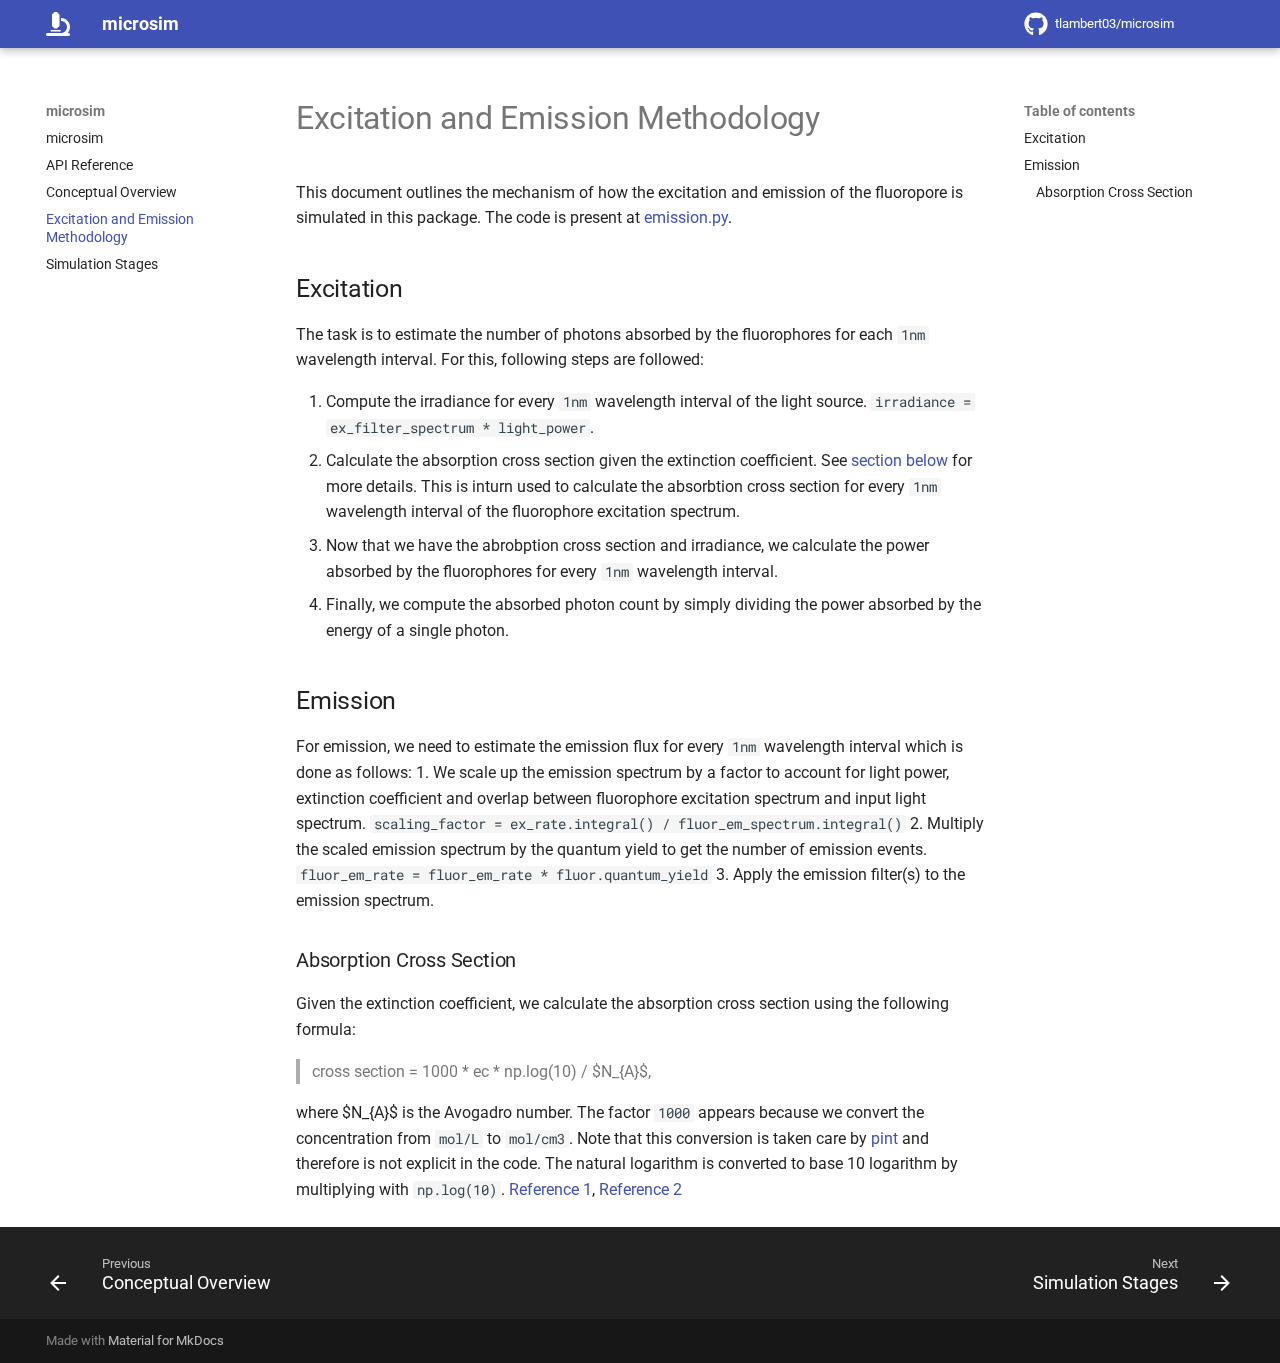
<file: ex_em_methodology/index.html>
<!doctype html>
<html lang="en" class="no-js">
  <head>
    
      <meta charset="utf-8">
      <meta name="viewport" content="width=device-width,initial-scale=1">
      
        <meta name="description" content="Pure python extensions of the C++ micro-manager core">
      
      
      
        <link rel="canonical" href="https://tlambert03.github.io/microsim/ex_em_methodology/">
      
      
        <link rel="prev" href="../concept/">
      
      
        <link rel="next" href="../stages/">
      
      
      <link rel="icon" href="../assets/images/favicon.png">
      <meta name="generator" content="mkdocs-1.5.3, mkdocs-material-9.5.17">
    
    
      
        <title>Excitation and Emission Methodology - microsim</title>
      
    
    
      <link rel="stylesheet" href="../assets/stylesheets/main.bcfcd587.min.css">
      
      


    
    
      
    
    
      
        
        
        <link rel="preconnect" href="https://fonts.gstatic.com" crossorigin>
        <link rel="stylesheet" href="https://fonts.googleapis.com/css?family=Roboto:300,300i,400,400i,700,700i%7CRoboto+Mono:400,400i,700,700i&display=fallback">
        <style>:root{--md-text-font:"Roboto";--md-code-font:"Roboto Mono"}</style>
      
    
    
      <link rel="stylesheet" href="../assets/_mkdocstrings.css">
    
      <link rel="stylesheet" href="../stylesheets/extra.css">
    
    <script>__md_scope=new URL("..",location),__md_hash=e=>[...e].reduce((e,_)=>(e<<5)-e+_.charCodeAt(0),0),__md_get=(e,_=localStorage,t=__md_scope)=>JSON.parse(_.getItem(t.pathname+"."+e)),__md_set=(e,_,t=localStorage,a=__md_scope)=>{try{t.setItem(a.pathname+"."+e,JSON.stringify(_))}catch(e){}}</script>
    
      

    
    
    
  </head>
  
  
    <body dir="ltr">
  
    
    <input class="md-toggle" data-md-toggle="drawer" type="checkbox" id="__drawer" autocomplete="off">
    <input class="md-toggle" data-md-toggle="search" type="checkbox" id="__search" autocomplete="off">
    <label class="md-overlay" for="__drawer"></label>
    <div data-md-component="skip">
      
        
        <a href="#excitation-and-emission-methodology" class="md-skip">
          Skip to content
        </a>
      
    </div>
    <div data-md-component="announce">
      
    </div>
    
    
      

  

<header class="md-header md-header--shadow" data-md-component="header">
  <nav class="md-header__inner md-grid" aria-label="Header">
    <a href=".." title="microsim" class="md-header__button md-logo" aria-label="microsim" data-md-component="logo">
      
  
  <svg xmlns="http://www.w3.org/2000/svg" viewBox="0 0 512 512"><!--! Font Awesome Free 6.5.1 by @fontawesome - https://fontawesome.com License - https://fontawesome.com/license/free (Icons: CC BY 4.0, Fonts: SIL OFL 1.1, Code: MIT License) Copyright 2023 Fonticons, Inc.--><path d="M160 32c0-17.7 14.3-32 32-32h32c17.7 0 32 14.3 32 32 17.7 0 32 14.3 32 32v224c0 17.7-14.3 32-32 32 0 17.7-14.3 32-32 32h-32c-17.7 0-32-14.3-32-32-17.7 0-32-14.3-32-32V64c0-17.7 14.3-32 32-32zM32 448h288c70.7 0 128-57.3 128-128s-57.3-128-128-128v-64c106 0 192 86 192 192 0 49.2-18.5 94-48.9 128H480c17.7 0 32 14.3 32 32s-14.3 32-32 32H32c-17.7 0-32-14.3-32-32s14.3-32 32-32zm80-64h192c8.8 0 16 7.2 16 16s-7.2 16-16 16H112c-8.8 0-16-7.2-16-16s7.2-16 16-16z"/></svg>

    </a>
    <label class="md-header__button md-icon" for="__drawer">
      
      <svg xmlns="http://www.w3.org/2000/svg" viewBox="0 0 24 24"><path d="M3 6h18v2H3V6m0 5h18v2H3v-2m0 5h18v2H3v-2Z"/></svg>
    </label>
    <div class="md-header__title" data-md-component="header-title">
      <div class="md-header__ellipsis">
        <div class="md-header__topic">
          <span class="md-ellipsis">
            microsim
          </span>
        </div>
        <div class="md-header__topic" data-md-component="header-topic">
          <span class="md-ellipsis">
            
              Excitation and Emission Methodology
            
          </span>
        </div>
      </div>
    </div>
    
    
      <script>var media,input,key,value,palette=__md_get("__palette");if(palette&&palette.color){"(prefers-color-scheme)"===palette.color.media&&(media=matchMedia("(prefers-color-scheme: light)"),input=document.querySelector(media.matches?"[data-md-color-media='(prefers-color-scheme: light)']":"[data-md-color-media='(prefers-color-scheme: dark)']"),palette.color.media=input.getAttribute("data-md-color-media"),palette.color.scheme=input.getAttribute("data-md-color-scheme"),palette.color.primary=input.getAttribute("data-md-color-primary"),palette.color.accent=input.getAttribute("data-md-color-accent"));for([key,value]of Object.entries(palette.color))document.body.setAttribute("data-md-color-"+key,value)}</script>
    
    
    
    
      <div class="md-header__source">
        <a href="https://github.com/tlambert03/microsim" title="Go to repository" class="md-source" data-md-component="source">
  <div class="md-source__icon md-icon">
    
    <svg xmlns="http://www.w3.org/2000/svg" viewBox="0 0 496 512"><!--! Font Awesome Free 6.5.1 by @fontawesome - https://fontawesome.com License - https://fontawesome.com/license/free (Icons: CC BY 4.0, Fonts: SIL OFL 1.1, Code: MIT License) Copyright 2023 Fonticons, Inc.--><path d="M165.9 397.4c0 2-2.3 3.6-5.2 3.6-3.3.3-5.6-1.3-5.6-3.6 0-2 2.3-3.6 5.2-3.6 3-.3 5.6 1.3 5.6 3.6zm-31.1-4.5c-.7 2 1.3 4.3 4.3 4.9 2.6 1 5.6 0 6.2-2s-1.3-4.3-4.3-5.2c-2.6-.7-5.5.3-6.2 2.3zm44.2-1.7c-2.9.7-4.9 2.6-4.6 4.9.3 2 2.9 3.3 5.9 2.6 2.9-.7 4.9-2.6 4.6-4.6-.3-1.9-3-3.2-5.9-2.9zM244.8 8C106.1 8 0 113.3 0 252c0 110.9 69.8 205.8 169.5 239.2 12.8 2.3 17.3-5.6 17.3-12.1 0-6.2-.3-40.4-.3-61.4 0 0-70 15-84.7-29.8 0 0-11.4-29.1-27.8-36.6 0 0-22.9-15.7 1.6-15.4 0 0 24.9 2 38.6 25.8 21.9 38.6 58.6 27.5 72.9 20.9 2.3-16 8.8-27.1 16-33.7-55.9-6.2-112.3-14.3-112.3-110.5 0-27.5 7.6-41.3 23.6-58.9-2.6-6.5-11.1-33.3 2.6-67.9 20.9-6.5 69 27 69 27 20-5.6 41.5-8.5 62.8-8.5s42.8 2.9 62.8 8.5c0 0 48.1-33.6 69-27 13.7 34.7 5.2 61.4 2.6 67.9 16 17.7 25.8 31.5 25.8 58.9 0 96.5-58.9 104.2-114.8 110.5 9.2 7.9 17 22.9 17 46.4 0 33.7-.3 75.4-.3 83.6 0 6.5 4.6 14.4 17.3 12.1C428.2 457.8 496 362.9 496 252 496 113.3 383.5 8 244.8 8zM97.2 352.9c-1.3 1-1 3.3.7 5.2 1.6 1.6 3.9 2.3 5.2 1 1.3-1 1-3.3-.7-5.2-1.6-1.6-3.9-2.3-5.2-1zm-10.8-8.1c-.7 1.3.3 2.9 2.3 3.9 1.6 1 3.6.7 4.3-.7.7-1.3-.3-2.9-2.3-3.9-2-.6-3.6-.3-4.3.7zm32.4 35.6c-1.6 1.3-1 4.3 1.3 6.2 2.3 2.3 5.2 2.6 6.5 1 1.3-1.3.7-4.3-1.3-6.2-2.2-2.3-5.2-2.6-6.5-1zm-11.4-14.7c-1.6 1-1.6 3.6 0 5.9 1.6 2.3 4.3 3.3 5.6 2.3 1.6-1.3 1.6-3.9 0-6.2-1.4-2.3-4-3.3-5.6-2z"/></svg>
  </div>
  <div class="md-source__repository">
    tlambert03/microsim
  </div>
</a>
      </div>
    
  </nav>
  
</header>
    
    <div class="md-container" data-md-component="container">
      
      
        
          
        
      
      <main class="md-main" data-md-component="main">
        <div class="md-main__inner md-grid">
          
            
              
              <div class="md-sidebar md-sidebar--primary" data-md-component="sidebar" data-md-type="navigation" >
                <div class="md-sidebar__scrollwrap">
                  <div class="md-sidebar__inner">
                    



<nav class="md-nav md-nav--primary" aria-label="Navigation" data-md-level="0">
  <label class="md-nav__title" for="__drawer">
    <a href=".." title="microsim" class="md-nav__button md-logo" aria-label="microsim" data-md-component="logo">
      
  
  <svg xmlns="http://www.w3.org/2000/svg" viewBox="0 0 512 512"><!--! Font Awesome Free 6.5.1 by @fontawesome - https://fontawesome.com License - https://fontawesome.com/license/free (Icons: CC BY 4.0, Fonts: SIL OFL 1.1, Code: MIT License) Copyright 2023 Fonticons, Inc.--><path d="M160 32c0-17.7 14.3-32 32-32h32c17.7 0 32 14.3 32 32 17.7 0 32 14.3 32 32v224c0 17.7-14.3 32-32 32 0 17.7-14.3 32-32 32h-32c-17.7 0-32-14.3-32-32-17.7 0-32-14.3-32-32V64c0-17.7 14.3-32 32-32zM32 448h288c70.7 0 128-57.3 128-128s-57.3-128-128-128v-64c106 0 192 86 192 192 0 49.2-18.5 94-48.9 128H480c17.7 0 32 14.3 32 32s-14.3 32-32 32H32c-17.7 0-32-14.3-32-32s14.3-32 32-32zm80-64h192c8.8 0 16 7.2 16 16s-7.2 16-16 16H112c-8.8 0-16-7.2-16-16s7.2-16 16-16z"/></svg>

    </a>
    microsim
  </label>
  
    <div class="md-nav__source">
      <a href="https://github.com/tlambert03/microsim" title="Go to repository" class="md-source" data-md-component="source">
  <div class="md-source__icon md-icon">
    
    <svg xmlns="http://www.w3.org/2000/svg" viewBox="0 0 496 512"><!--! Font Awesome Free 6.5.1 by @fontawesome - https://fontawesome.com License - https://fontawesome.com/license/free (Icons: CC BY 4.0, Fonts: SIL OFL 1.1, Code: MIT License) Copyright 2023 Fonticons, Inc.--><path d="M165.9 397.4c0 2-2.3 3.6-5.2 3.6-3.3.3-5.6-1.3-5.6-3.6 0-2 2.3-3.6 5.2-3.6 3-.3 5.6 1.3 5.6 3.6zm-31.1-4.5c-.7 2 1.3 4.3 4.3 4.9 2.6 1 5.6 0 6.2-2s-1.3-4.3-4.3-5.2c-2.6-.7-5.5.3-6.2 2.3zm44.2-1.7c-2.9.7-4.9 2.6-4.6 4.9.3 2 2.9 3.3 5.9 2.6 2.9-.7 4.9-2.6 4.6-4.6-.3-1.9-3-3.2-5.9-2.9zM244.8 8C106.1 8 0 113.3 0 252c0 110.9 69.8 205.8 169.5 239.2 12.8 2.3 17.3-5.6 17.3-12.1 0-6.2-.3-40.4-.3-61.4 0 0-70 15-84.7-29.8 0 0-11.4-29.1-27.8-36.6 0 0-22.9-15.7 1.6-15.4 0 0 24.9 2 38.6 25.8 21.9 38.6 58.6 27.5 72.9 20.9 2.3-16 8.8-27.1 16-33.7-55.9-6.2-112.3-14.3-112.3-110.5 0-27.5 7.6-41.3 23.6-58.9-2.6-6.5-11.1-33.3 2.6-67.9 20.9-6.5 69 27 69 27 20-5.6 41.5-8.5 62.8-8.5s42.8 2.9 62.8 8.5c0 0 48.1-33.6 69-27 13.7 34.7 5.2 61.4 2.6 67.9 16 17.7 25.8 31.5 25.8 58.9 0 96.5-58.9 104.2-114.8 110.5 9.2 7.9 17 22.9 17 46.4 0 33.7-.3 75.4-.3 83.6 0 6.5 4.6 14.4 17.3 12.1C428.2 457.8 496 362.9 496 252 496 113.3 383.5 8 244.8 8zM97.2 352.9c-1.3 1-1 3.3.7 5.2 1.6 1.6 3.9 2.3 5.2 1 1.3-1 1-3.3-.7-5.2-1.6-1.6-3.9-2.3-5.2-1zm-10.8-8.1c-.7 1.3.3 2.9 2.3 3.9 1.6 1 3.6.7 4.3-.7.7-1.3-.3-2.9-2.3-3.9-2-.6-3.6-.3-4.3.7zm32.4 35.6c-1.6 1.3-1 4.3 1.3 6.2 2.3 2.3 5.2 2.6 6.5 1 1.3-1.3.7-4.3-1.3-6.2-2.2-2.3-5.2-2.6-6.5-1zm-11.4-14.7c-1.6 1-1.6 3.6 0 5.9 1.6 2.3 4.3 3.3 5.6 2.3 1.6-1.3 1.6-3.9 0-6.2-1.4-2.3-4-3.3-5.6-2z"/></svg>
  </div>
  <div class="md-source__repository">
    tlambert03/microsim
  </div>
</a>
    </div>
  
  <ul class="md-nav__list" data-md-scrollfix>
    
      
      
  
  
  
  
    <li class="md-nav__item">
      <a href=".." class="md-nav__link">
        
  
  <span class="md-ellipsis">
    microsim
  </span>
  

      </a>
    </li>
  

    
      
      
  
  
  
  
    <li class="md-nav__item">
      <a href="../api/" class="md-nav__link">
        
  
  <span class="md-ellipsis">
    API Reference
  </span>
  

      </a>
    </li>
  

    
      
      
  
  
  
  
    <li class="md-nav__item">
      <a href="../concept/" class="md-nav__link">
        
  
  <span class="md-ellipsis">
    Conceptual Overview
  </span>
  

      </a>
    </li>
  

    
      
      
  
  
    
  
  
  
    <li class="md-nav__item md-nav__item--active">
      
      <input class="md-nav__toggle md-toggle" type="checkbox" id="__toc">
      
      
        
      
      
        <label class="md-nav__link md-nav__link--active" for="__toc">
          
  
  <span class="md-ellipsis">
    Excitation and Emission Methodology
  </span>
  

          <span class="md-nav__icon md-icon"></span>
        </label>
      
      <a href="./" class="md-nav__link md-nav__link--active">
        
  
  <span class="md-ellipsis">
    Excitation and Emission Methodology
  </span>
  

      </a>
      
        

<nav class="md-nav md-nav--secondary" aria-label="Table of contents">
  
  
  
    
  
  
    <label class="md-nav__title" for="__toc">
      <span class="md-nav__icon md-icon"></span>
      Table of contents
    </label>
    <ul class="md-nav__list" data-md-component="toc" data-md-scrollfix>
      
        <li class="md-nav__item">
  <a href="#excitation" class="md-nav__link">
    <span class="md-ellipsis">
      Excitation
    </span>
  </a>
  
</li>
      
        <li class="md-nav__item">
  <a href="#emission" class="md-nav__link">
    <span class="md-ellipsis">
      Emission
    </span>
  </a>
  
    <nav class="md-nav" aria-label="Emission">
      <ul class="md-nav__list">
        
          <li class="md-nav__item">
  <a href="#absorption-cross-section" class="md-nav__link">
    <span class="md-ellipsis">
      Absorption Cross Section
    </span>
  </a>
  
</li>
        
      </ul>
    </nav>
  
</li>
      
    </ul>
  
</nav>
      
    </li>
  

    
      
      
  
  
  
  
    <li class="md-nav__item">
      <a href="../stages/" class="md-nav__link">
        
  
  <span class="md-ellipsis">
    Simulation Stages
  </span>
  

      </a>
    </li>
  

    
  </ul>
</nav>
                  </div>
                </div>
              </div>
            
            
              
              <div class="md-sidebar md-sidebar--secondary" data-md-component="sidebar" data-md-type="toc" >
                <div class="md-sidebar__scrollwrap">
                  <div class="md-sidebar__inner">
                    

<nav class="md-nav md-nav--secondary" aria-label="Table of contents">
  
  
  
    
  
  
    <label class="md-nav__title" for="__toc">
      <span class="md-nav__icon md-icon"></span>
      Table of contents
    </label>
    <ul class="md-nav__list" data-md-component="toc" data-md-scrollfix>
      
        <li class="md-nav__item">
  <a href="#excitation" class="md-nav__link">
    <span class="md-ellipsis">
      Excitation
    </span>
  </a>
  
</li>
      
        <li class="md-nav__item">
  <a href="#emission" class="md-nav__link">
    <span class="md-ellipsis">
      Emission
    </span>
  </a>
  
    <nav class="md-nav" aria-label="Emission">
      <ul class="md-nav__list">
        
          <li class="md-nav__item">
  <a href="#absorption-cross-section" class="md-nav__link">
    <span class="md-ellipsis">
      Absorption Cross Section
    </span>
  </a>
  
</li>
        
      </ul>
    </nav>
  
</li>
      
    </ul>
  
</nav>
                  </div>
                </div>
              </div>
            
          
          
            <div class="md-content" data-md-component="content">
              <article class="md-content__inner md-typeset">
                
                  

  
  


<h1 id="excitation-and-emission-methodology">Excitation and Emission Methodology<a class="headerlink" href="#excitation-and-emission-methodology" title="Permanent link">#</a></h1>
<p>This document outlines the mechanism of how the excitation and emission of the fluoropore is simulated in this package. The code is present at <a href="../src/microsim/schema/_emission.py">emission.py</a>. </p>
<h2 id="excitation">Excitation<a class="headerlink" href="#excitation" title="Permanent link">#</a></h2>
<p>The task is to estimate the number of photons absorbed by the fluorophores for each <code>1nm</code> wavelength interval. For this, following steps are followed:</p>
<ol>
<li>Compute the irradiance for every <code>1nm</code> wavelength interval of the light source. <code>irradiance = ex_filter_spectrum * light_power</code>.  </li>
<li>Calculate the absorption cross section given the extinction coefficient. See <a href="#absorption-cross-section">section below</a> for more details. This is inturn used to calculate the absorbtion cross section for every <code>1nm</code> wavelength interval of the fluorophore excitation spectrum.</li>
<li>Now that we have the abrobption cross section and irradiance, we calculate the power absorbed by the fluorophores for every <code>1nm</code> wavelength interval.</li>
<li>Finally, we compute the absorbed photon count by simply dividing the power absorbed by the energy of a single photon.</li>
</ol>
<h2 id="emission">Emission<a class="headerlink" href="#emission" title="Permanent link">#</a></h2>
<p>For emission, we need to estimate the emission flux for every <code>1nm</code> wavelength interval which is done as follows:
1. We scale up the emission spectrum by a factor to account for light power, extinction coefficient and overlap between fluorophore excitation spectrum and input light spectrum. <code>scaling_factor = ex_rate.integral() / fluor_em_spectrum.integral()</code>
2. Multiply the scaled emission spectrum by the quantum yield to get the number of emission events. <code>fluor_em_rate = fluor_em_rate * fluor.quantum_yield</code>
3. Apply the emission filter(s) to the emission spectrum.</p>
<h3 id="absorption-cross-section">Absorption Cross Section<a class="headerlink" href="#absorption-cross-section" title="Permanent link">#</a></h3>
<p>Given the extinction coefficient, we calculate the absorption cross section using the following formula:</p>
<blockquote>
<p>cross section = 1000 * ec * np.log(10) / $N_{A}$,</p>
</blockquote>
<p>where $N_{A}$ is the Avogadro number. The factor <code>1000</code> appears because we convert the concentration from <code>mol/L</code> to <code>mol/cm3</code>. Note that this conversion is taken care by <a href="https://pint.readthedocs.io/en/stable/">pint</a> and therefore is not explicit in the code. The natural logarithm is converted to base 10 logarithm by multiplying with <code>np.log(10)</code>. <a href="https://en.wikipedia.org/wiki/Absorption_cross_section">Reference 1</a>, <a href="https://chem.libretexts.org/Bookshelves/Physical_and_Theoretical_Chemistry_Textbook_Maps/Time_Dependent_Quantum_Mechanics_and_Spectroscopy_%28Tokmakoff%29/07:_Interaction_of_Light_and_Matter/7.05:_Absorption_Cross-Sections">Reference 2</a></p>












                
              </article>
            </div>
          
          
  <script>var tabs=__md_get("__tabs");if(Array.isArray(tabs))e:for(var set of document.querySelectorAll(".tabbed-set")){var tab,labels=set.querySelector(".tabbed-labels");for(tab of tabs)for(var label of labels.getElementsByTagName("label"))if(label.innerText.trim()===tab){var input=document.getElementById(label.htmlFor);input.checked=!0;continue e}}</script>

<script>var target=document.getElementById(location.hash.slice(1));target&&target.name&&(target.checked=target.name.startsWith("__tabbed_"))</script>
        </div>
        
      </main>
      
        <footer class="md-footer">
  
    
      
      <nav class="md-footer__inner md-grid" aria-label="Footer" >
        
          
          <a href="../concept/" class="md-footer__link md-footer__link--prev" aria-label="Previous: Conceptual Overview">
            <div class="md-footer__button md-icon">
              
              <svg xmlns="http://www.w3.org/2000/svg" viewBox="0 0 24 24"><path d="M20 11v2H8l5.5 5.5-1.42 1.42L4.16 12l7.92-7.92L13.5 5.5 8 11h12Z"/></svg>
            </div>
            <div class="md-footer__title">
              <span class="md-footer__direction">
                Previous
              </span>
              <div class="md-ellipsis">
                Conceptual Overview
              </div>
            </div>
          </a>
        
        
          
          <a href="../stages/" class="md-footer__link md-footer__link--next" aria-label="Next: Simulation Stages">
            <div class="md-footer__title">
              <span class="md-footer__direction">
                Next
              </span>
              <div class="md-ellipsis">
                Simulation Stages
              </div>
            </div>
            <div class="md-footer__button md-icon">
              
              <svg xmlns="http://www.w3.org/2000/svg" viewBox="0 0 24 24"><path d="M4 11v2h12l-5.5 5.5 1.42 1.42L19.84 12l-7.92-7.92L10.5 5.5 16 11H4Z"/></svg>
            </div>
          </a>
        
      </nav>
    
  
  <div class="md-footer-meta md-typeset">
    <div class="md-footer-meta__inner md-grid">
      <div class="md-copyright">
  
  
    Made with
    <a href="https://squidfunk.github.io/mkdocs-material/" target="_blank" rel="noopener">
      Material for MkDocs
    </a>
  
</div>
      
    </div>
  </div>
</footer>
      
    </div>
    <div class="md-dialog" data-md-component="dialog">
      <div class="md-dialog__inner md-typeset"></div>
    </div>
    
    
    <script id="__config" type="application/json">{"base": "..", "features": ["content.tabs.link", "content.code.annotate", "content.code.copy", "navigation.footer"], "search": "../assets/javascripts/workers/search.b8dbb3d2.min.js", "translations": {"clipboard.copied": "Copied to clipboard", "clipboard.copy": "Copy to clipboard", "search.result.more.one": "1 more on this page", "search.result.more.other": "# more on this page", "search.result.none": "No matching documents", "search.result.one": "1 matching document", "search.result.other": "# matching documents", "search.result.placeholder": "Type to start searching", "search.result.term.missing": "Missing", "select.version": "Select version"}}</script>
    
    
      <script src="../assets/javascripts/bundle.1e8ae164.min.js"></script>
      
    
  </body>
</html>
</file>
<file: assets/_mkdocstrings.css>
/* Avoid breaking parameter names, etc. in table cells. */
.doc-contents td code {
  word-break: normal !important;
}

/* No line break before first paragraph of descriptions. */
.doc-md-description,
.doc-md-description>p:first-child {
  display: inline;
}

/* Max width for docstring sections tables. */
.doc .md-typeset__table,
.doc .md-typeset__table table {
  display: table !important;
  width: 100%;
}

.doc .md-typeset__table tr {
  display: table-row;
}

/* Defaults in Spacy table style. */
.doc-param-default {
  float: right;
}

/* Symbols in Navigation and ToC. */
:root,
[data-md-color-scheme="default"] {
  --doc-symbol-attribute-fg-color: #953800;
  --doc-symbol-function-fg-color: #8250df;
  --doc-symbol-method-fg-color: #8250df;
  --doc-symbol-class-fg-color: #0550ae;
  --doc-symbol-module-fg-color: #5cad0f;

  --doc-symbol-attribute-bg-color: #9538001a;
  --doc-symbol-function-bg-color: #8250df1a;
  --doc-symbol-method-bg-color: #8250df1a;
  --doc-symbol-class-bg-color: #0550ae1a;
  --doc-symbol-module-bg-color: #5cad0f1a;
}

[data-md-color-scheme="slate"] {
  --doc-symbol-attribute-fg-color: #ffa657;
  --doc-symbol-function-fg-color: #d2a8ff;
  --doc-symbol-method-fg-color: #d2a8ff;
  --doc-symbol-class-fg-color: #79c0ff;
  --doc-symbol-module-fg-color: #baff79;

  --doc-symbol-attribute-bg-color: #ffa6571a;
  --doc-symbol-function-bg-color: #d2a8ff1a;
  --doc-symbol-method-bg-color: #d2a8ff1a;
  --doc-symbol-class-bg-color: #79c0ff1a;
  --doc-symbol-module-bg-color: #baff791a;
}

code.doc-symbol {
  border-radius: .1rem;
  font-size: .85em;
  padding: 0 .3em;
  font-weight: bold;
}

code.doc-symbol-attribute {
  color: var(--doc-symbol-attribute-fg-color);
  background-color: var(--doc-symbol-attribute-bg-color);
}

code.doc-symbol-attribute::after {
  content: "attr";
}

code.doc-symbol-function {
  color: var(--doc-symbol-function-fg-color);
  background-color: var(--doc-symbol-function-bg-color);
}

code.doc-symbol-function::after {
  content: "func";
}

code.doc-symbol-method {
  color: var(--doc-symbol-method-fg-color);
  background-color: var(--doc-symbol-method-bg-color);
}

code.doc-symbol-method::after {
  content: "meth";
}

code.doc-symbol-class {
  color: var(--doc-symbol-class-fg-color);
  background-color: var(--doc-symbol-class-bg-color);
}

code.doc-symbol-class::after {
  content: "class";
}

code.doc-symbol-module {
  color: var(--doc-symbol-module-fg-color);
  background-color: var(--doc-symbol-module-bg-color);
}

code.doc-symbol-module::after {
  content: "mod";
}

.doc-signature .autorefs {
  color: inherit;
  border-bottom: 1px dotted currentcolor;
}
</file>
<file: stylesheets/extra.css>
.md-typeset .admonition,
.md-typeset details {
  border-width: 0;
  border-left-width: 4px;
}

.md-typeset h1, .md-typeset h2 {
  font-weight: 400;
}

.md-typeset .doc-children {
  font-size: 0.7rem;
}

/* Wrap long functions */
.md-typeset {
  overflow-x: auto;
  column-width: 1800px;
}

/* name of a method */
code.highlight span.n:first-child {
  color: red;
}
code.highlight span.n:not(:first-child) {
  color: #666;
}

/* Indentation. */
div.doc-contents:not(.first) {
  padding-left: 25px;
  border-left: 0.05rem solid var(--md-typeset-table-color);
}

/* Mark external links as such. */
a.autorefs-external::after {
  /* https://primer.style/octicons/arrow-up-right-24 */
  background-image: url('data:image/svg+xml,<svg xmlns="http://www.w3.org/2000/svg" viewBox="0 0 24 24"><path fill="rgb(0, 0, 0)" d="M18.25 15.5a.75.75 0 00.75-.75v-9a.75.75 0 00-.75-.75h-9a.75.75 0 000 1.5h7.19L6.22 16.72a.75.75 0 101.06 1.06L17.5 7.56v7.19c0 .414.336.75.75.75z"></path></svg>');
  content: " ";

  display: inline-block;
  position: relative;
  top: 0.1em;
  margin-left: 0.2em;
  margin-right: 0.1em;

  height: 1em;
  width: 1em;
  border-radius: 100%;
  background-color: var(--md-typeset-a-color);
}
a.autorefs-external:hover::after {
  background-color: var(--md-accent-fg-color);
}


/* Remove In [] from jupyter notebook */
.jupyter-wrapper .jp-CodeCell .jp-Cell-inputWrapper .jp-InputPrompt,
.jupyter-wrapper .jp-CodeCell .jp-Cell-outputWrapper .jp-OutputPrompt {
  display: none !important;
}

.jupyter-wrapper .jp-CodeCell .jp-Cell-outputWrapper .jp-RenderedText[data-mime-type="application/vnd.jupyter.stderr"] {
  display: none !important;
}

.jupyter-wrapper .jp-Cell-inputWrapper {
  padding-bottom: 1rem !important;
}
</file>
<file: assets/stylesheets/main.bcfcd587.min.css>
@charset "UTF-8";html{-webkit-text-size-adjust:none;-moz-text-size-adjust:none;text-size-adjust:none;box-sizing:border-box}*,:after,:before{box-sizing:inherit}@media (prefers-reduced-motion){*,:after,:before{transition:none!important}}body{margin:0}a,button,input,label{-webkit-tap-highlight-color:transparent}a{color:inherit;text-decoration:none}hr{border:0;box-sizing:initial;display:block;height:.05rem;overflow:visible;padding:0}small{font-size:80%}sub,sup{line-height:1em}img{border-style:none}table{border-collapse:initial;border-spacing:0}td,th{font-weight:400;vertical-align:top}button{background:#0000;border:0;font-family:inherit;font-size:inherit;margin:0;padding:0}input{border:0;outline:none}:root{--md-primary-fg-color:#4051b5;--md-primary-fg-color--light:#5d6cc0;--md-primary-fg-color--dark:#303fa1;--md-primary-bg-color:#fff;--md-primary-bg-color--light:#ffffffb3;--md-accent-fg-color:#526cfe;--md-accent-fg-color--transparent:#526cfe1a;--md-accent-bg-color:#fff;--md-accent-bg-color--light:#ffffffb3}[data-md-color-scheme=default]{color-scheme:light}[data-md-color-scheme=default] img[src$="#gh-dark-mode-only"],[data-md-color-scheme=default] img[src$="#only-dark"]{display:none}:root,[data-md-color-scheme=default]{--md-hue:225deg;--md-default-fg-color:#000000de;--md-default-fg-color--light:#0000008a;--md-default-fg-color--lighter:#00000052;--md-default-fg-color--lightest:#00000012;--md-default-bg-color:#fff;--md-default-bg-color--light:#ffffffb3;--md-default-bg-color--lighter:#ffffff4d;--md-default-bg-color--lightest:#ffffff1f;--md-code-fg-color:#36464e;--md-code-bg-color:#f5f5f5;--md-code-hl-color:#4287ff;--md-code-hl-color--light:#4287ff1a;--md-code-hl-number-color:#d52a2a;--md-code-hl-special-color:#db1457;--md-code-hl-function-color:#a846b9;--md-code-hl-constant-color:#6e59d9;--md-code-hl-keyword-color:#3f6ec6;--md-code-hl-string-color:#1c7d4d;--md-code-hl-name-color:var(--md-code-fg-color);--md-code-hl-operator-color:var(--md-default-fg-color--light);--md-code-hl-punctuation-color:var(--md-default-fg-color--light);--md-code-hl-comment-color:var(--md-default-fg-color--light);--md-code-hl-generic-color:var(--md-default-fg-color--light);--md-code-hl-variable-color:var(--md-default-fg-color--light);--md-typeset-color:var(--md-default-fg-color);--md-typeset-a-color:var(--md-primary-fg-color);--md-typeset-del-color:#f5503d26;--md-typeset-ins-color:#0bd57026;--md-typeset-kbd-color:#fafafa;--md-typeset-kbd-accent-color:#fff;--md-typeset-kbd-border-color:#b8b8b8;--md-typeset-mark-color:#ffff0080;--md-typeset-table-color:#0000001f;--md-typeset-table-color--light:rgba(0,0,0,.035);--md-admonition-fg-color:var(--md-default-fg-color);--md-admonition-bg-color:var(--md-default-bg-color);--md-warning-fg-color:#000000de;--md-warning-bg-color:#ff9;--md-footer-fg-color:#fff;--md-footer-fg-color--light:#ffffffb3;--md-footer-fg-color--lighter:#ffffff73;--md-footer-bg-color:#000000de;--md-footer-bg-color--dark:#00000052;--md-shadow-z1:0 0.2rem 0.5rem #0000000d,0 0 0.05rem #0000001a;--md-shadow-z2:0 0.2rem 0.5rem #0000001a,0 0 0.05rem #00000040;--md-shadow-z3:0 0.2rem 0.5rem #0003,0 0 0.05rem #00000059}.md-icon svg{fill:currentcolor;display:block;height:1.2rem;width:1.2rem}body{-webkit-font-smoothing:antialiased;-moz-osx-font-smoothing:grayscale;--md-text-font-family:var(--md-text-font,_),-apple-system,BlinkMacSystemFont,Helvetica,Arial,sans-serif;--md-code-font-family:var(--md-code-font,_),SFMono-Regular,Consolas,Menlo,monospace}aside,body,input{font-feature-settings:"kern","liga";color:var(--md-typeset-color);font-family:var(--md-text-font-family)}code,kbd,pre{font-feature-settings:"kern";font-family:var(--md-code-font-family)}:root{--md-typeset-table-sort-icon:url('data:image/svg+xml;charset=utf-8,<svg xmlns="http://www.w3.org/2000/svg" viewBox="0 0 24 24"><path d="m18 21-4-4h3V7h-3l4-4 4 4h-3v10h3M2 19v-2h10v2M2 13v-2h7v2M2 7V5h4v2H2Z"/></svg>');--md-typeset-table-sort-icon--asc:url('data:image/svg+xml;charset=utf-8,<svg xmlns="http://www.w3.org/2000/svg" viewBox="0 0 24 24"><path d="M19 17h3l-4 4-4-4h3V3h2M2 17h10v2H2M6 5v2H2V5m0 6h7v2H2v-2Z"/></svg>');--md-typeset-table-sort-icon--desc:url('data:image/svg+xml;charset=utf-8,<svg xmlns="http://www.w3.org/2000/svg" viewBox="0 0 24 24"><path d="M19 7h3l-4-4-4 4h3v14h2M2 17h10v2H2M6 5v2H2V5m0 6h7v2H2v-2Z"/></svg>')}.md-typeset{-webkit-print-color-adjust:exact;color-adjust:exact;font-size:.8rem;line-height:1.6}@media print{.md-typeset{font-size:.68rem}}.md-typeset blockquote,.md-typeset dl,.md-typeset figure,.md-typeset ol,.md-typeset pre,.md-typeset ul{margin-bottom:1em;margin-top:1em}.md-typeset h1{color:var(--md-default-fg-color--light);font-size:2em;line-height:1.3;margin:0 0 1.25em}.md-typeset h1,.md-typeset h2{font-weight:300;letter-spacing:-.01em}.md-typeset h2{font-size:1.5625em;line-height:1.4;margin:1.6em 0 .64em}.md-typeset h3{font-size:1.25em;font-weight:400;letter-spacing:-.01em;line-height:1.5;margin:1.6em 0 .8em}.md-typeset h2+h3{margin-top:.8em}.md-typeset h4{font-weight:700;letter-spacing:-.01em;margin:1em 0}.md-typeset h5,.md-typeset h6{color:var(--md-default-fg-color--light);font-size:.8em;font-weight:700;letter-spacing:-.01em;margin:1.25em 0}.md-typeset h5{text-transform:uppercase}.md-typeset hr{border-bottom:.05rem solid var(--md-default-fg-color--lightest);display:flow-root;margin:1.5em 0}.md-typeset a{color:var(--md-typeset-a-color);word-break:break-word}.md-typeset a,.md-typeset a:before{transition:color 125ms}.md-typeset a:focus,.md-typeset a:hover{color:var(--md-accent-fg-color)}.md-typeset a:focus code,.md-typeset a:hover code{background-color:var(--md-accent-fg-color--transparent)}.md-typeset a code{color:currentcolor;transition:background-color 125ms}.md-typeset a.focus-visible{outline-color:var(--md-accent-fg-color);outline-offset:.2rem}.md-typeset code,.md-typeset kbd,.md-typeset pre{color:var(--md-code-fg-color);direction:ltr;font-variant-ligatures:none}@media print{.md-typeset code,.md-typeset kbd,.md-typeset pre{white-space:pre-wrap}}.md-typeset code{background-color:var(--md-code-bg-color);border-radius:.1rem;-webkit-box-decoration-break:clone;box-decoration-break:clone;font-size:.85em;padding:0 .2941176471em;word-break:break-word}.md-typeset code:not(.focus-visible){-webkit-tap-highlight-color:transparent;outline:none}.md-typeset pre{display:flow-root;line-height:1.4;position:relative}.md-typeset pre>code{-webkit-box-decoration-break:slice;box-decoration-break:slice;box-shadow:none;display:block;margin:0;outline-color:var(--md-accent-fg-color);overflow:auto;padding:.7720588235em 1.1764705882em;scrollbar-color:var(--md-default-fg-color--lighter) #0000;scrollbar-width:thin;touch-action:auto;word-break:normal}.md-typeset pre>code:hover{scrollbar-color:var(--md-accent-fg-color) #0000}.md-typeset pre>code::-webkit-scrollbar{height:.2rem;width:.2rem}.md-typeset pre>code::-webkit-scrollbar-thumb{background-color:var(--md-default-fg-color--lighter)}.md-typeset pre>code::-webkit-scrollbar-thumb:hover{background-color:var(--md-accent-fg-color)}.md-typeset kbd{background-color:var(--md-typeset-kbd-color);border-radius:.1rem;box-shadow:0 .1rem 0 .05rem var(--md-typeset-kbd-border-color),0 .1rem 0 var(--md-typeset-kbd-border-color),0 -.1rem .2rem var(--md-typeset-kbd-accent-color) inset;color:var(--md-default-fg-color);display:inline-block;font-size:.75em;padding:0 .6666666667em;vertical-align:text-top;word-break:break-word}.md-typeset mark{background-color:var(--md-typeset-mark-color);-webkit-box-decoration-break:clone;box-decoration-break:clone;color:inherit;word-break:break-word}.md-typeset abbr{border-bottom:.05rem dotted var(--md-default-fg-color--light);cursor:help;text-decoration:none}.md-typeset small{opacity:.75}[dir=ltr] .md-typeset sub,[dir=ltr] .md-typeset sup{margin-left:.078125em}[dir=rtl] .md-typeset sub,[dir=rtl] .md-typeset sup{margin-right:.078125em}[dir=ltr] .md-typeset blockquote{padding-left:.6rem}[dir=rtl] .md-typeset blockquote{padding-right:.6rem}[dir=ltr] .md-typeset blockquote{border-left:.2rem solid var(--md-default-fg-color--lighter)}[dir=rtl] .md-typeset blockquote{border-right:.2rem solid var(--md-default-fg-color--lighter)}.md-typeset blockquote{color:var(--md-default-fg-color--light);margin-left:0;margin-right:0}.md-typeset ul{list-style-type:disc}[dir=ltr] .md-typeset ol,[dir=ltr] .md-typeset ul{margin-left:.625em}[dir=rtl] .md-typeset ol,[dir=rtl] .md-typeset ul{margin-right:.625em}.md-typeset ol,.md-typeset ul{padding:0}.md-typeset ol:not([hidden]),.md-typeset ul:not([hidden]){display:flow-root}.md-typeset ol ol,.md-typeset ul ol{list-style-type:lower-alpha}.md-typeset ol ol ol,.md-typeset ul ol ol{list-style-type:lower-roman}[dir=ltr] .md-typeset ol li,[dir=ltr] .md-typeset ul li{margin-left:1.25em}[dir=rtl] .md-typeset ol li,[dir=rtl] .md-typeset ul li{margin-right:1.25em}.md-typeset ol li,.md-typeset ul li{margin-bottom:.5em}.md-typeset ol li blockquote,.md-typeset ol li p,.md-typeset ul li blockquote,.md-typeset ul li p{margin:.5em 0}.md-typeset ol li:last-child,.md-typeset ul li:last-child{margin-bottom:0}[dir=ltr] .md-typeset ol li ol,[dir=ltr] .md-typeset ol li ul,[dir=ltr] .md-typeset ul li ol,[dir=ltr] .md-typeset ul li ul{margin-left:.625em}[dir=rtl] .md-typeset ol li ol,[dir=rtl] .md-typeset ol li ul,[dir=rtl] .md-typeset ul li ol,[dir=rtl] .md-typeset ul li ul{margin-right:.625em}.md-typeset ol li ol,.md-typeset ol li ul,.md-typeset ul li ol,.md-typeset ul li ul{margin-bottom:.5em;margin-top:.5em}[dir=ltr] .md-typeset dd{margin-left:1.875em}[dir=rtl] .md-typeset dd{margin-right:1.875em}.md-typeset dd{margin-bottom:1.5em;margin-top:1em}.md-typeset img,.md-typeset svg,.md-typeset video{height:auto;max-width:100%}.md-typeset img[align=left]{margin:1em 1em 1em 0}.md-typeset img[align=right]{margin:1em 0 1em 1em}.md-typeset img[align]:only-child{margin-top:0}.md-typeset figure{display:flow-root;margin:1em auto;max-width:100%;text-align:center;width:-moz-fit-content;width:fit-content}.md-typeset figure img{display:block;margin:0 auto}.md-typeset figcaption{font-style:italic;margin:1em auto;max-width:24rem}.md-typeset iframe{max-width:100%}.md-typeset table:not([class]){background-color:var(--md-default-bg-color);border:.05rem solid var(--md-typeset-table-color);border-radius:.1rem;display:inline-block;font-size:.64rem;max-width:100%;overflow:auto;touch-action:auto}@media print{.md-typeset table:not([class]){display:table}}.md-typeset table:not([class])+*{margin-top:1.5em}.md-typeset table:not([class]) td>:first-child,.md-typeset table:not([class]) th>:first-child{margin-top:0}.md-typeset table:not([class]) td>:last-child,.md-typeset table:not([class]) th>:last-child{margin-bottom:0}.md-typeset table:not([class]) td:not([align]),.md-typeset table:not([class]) th:not([align]){text-align:left}[dir=rtl] .md-typeset table:not([class]) td:not([align]),[dir=rtl] .md-typeset table:not([class]) th:not([align]){text-align:right}.md-typeset table:not([class]) th{font-weight:700;min-width:5rem;padding:.9375em 1.25em;vertical-align:top}.md-typeset table:not([class]) td{border-top:.05rem solid var(--md-typeset-table-color);padding:.9375em 1.25em;vertical-align:top}.md-typeset table:not([class]) tbody tr{transition:background-color 125ms}.md-typeset table:not([class]) tbody tr:hover{background-color:var(--md-typeset-table-color--light);box-shadow:0 .05rem 0 var(--md-default-bg-color) inset}.md-typeset table:not([class]) a{word-break:normal}.md-typeset table th[role=columnheader]{cursor:pointer}[dir=ltr] .md-typeset table th[role=columnheader]:after{margin-left:.5em}[dir=rtl] .md-typeset table th[role=columnheader]:after{margin-right:.5em}.md-typeset table th[role=columnheader]:after{content:"";display:inline-block;height:1.2em;-webkit-mask-image:var(--md-typeset-table-sort-icon);mask-image:var(--md-typeset-table-sort-icon);-webkit-mask-repeat:no-repeat;mask-repeat:no-repeat;-webkit-mask-size:contain;mask-size:contain;transition:background-color 125ms;vertical-align:text-bottom;width:1.2em}.md-typeset table th[role=columnheader]:hover:after{background-color:var(--md-default-fg-color--lighter)}.md-typeset table th[role=columnheader][aria-sort=ascending]:after{background-color:var(--md-default-fg-color--light);-webkit-mask-image:var(--md-typeset-table-sort-icon--asc);mask-image:var(--md-typeset-table-sort-icon--asc)}.md-typeset table th[role=columnheader][aria-sort=descending]:after{background-color:var(--md-default-fg-color--light);-webkit-mask-image:var(--md-typeset-table-sort-icon--desc);mask-image:var(--md-typeset-table-sort-icon--desc)}.md-typeset__scrollwrap{margin:1em -.8rem;overflow-x:auto;touch-action:auto}.md-typeset__table{display:inline-block;margin-bottom:.5em;padding:0 .8rem}@media print{.md-typeset__table{display:block}}html .md-typeset__table table{display:table;margin:0;overflow:hidden;width:100%}@media screen and (max-width:44.984375em){.md-content__inner>pre{margin:1em -.8rem}.md-content__inner>pre code{border-radius:0}}.md-typeset .md-author{border-radius:100%;display:block;flex-shrink:0;height:1.6rem;overflow:hidden;position:relative;transition:color 125ms,transform 125ms;width:1.6rem}.md-typeset .md-author img{display:block}.md-typeset .md-author--more{background:var(--md-default-fg-color--lightest);color:var(--md-default-fg-color--lighter);font-size:.6rem;font-weight:700;line-height:1.6rem;text-align:center}.md-typeset .md-author--long{height:2.4rem;width:2.4rem}.md-typeset a.md-author{transform:scale(1)}.md-typeset a.md-author img{filter:grayscale(100%) opacity(75%);transition:filter 125ms}.md-typeset a.md-author:focus,.md-typeset a.md-author:hover{transform:scale(1.1);z-index:1}.md-typeset a.md-author:focus img,.md-typeset a.md-author:hover img{filter:grayscale(0)}.md-banner{background-color:var(--md-footer-bg-color);color:var(--md-footer-fg-color);overflow:auto}@media print{.md-banner{display:none}}.md-banner--warning{background-color:var(--md-warning-bg-color);color:var(--md-warning-fg-color)}.md-banner__inner{font-size:.7rem;margin:.6rem auto;padding:0 .8rem}[dir=ltr] .md-banner__button{float:right}[dir=rtl] .md-banner__button{float:left}.md-banner__button{color:inherit;cursor:pointer;transition:opacity .25s}.no-js .md-banner__button{display:none}.md-banner__button:hover{opacity:.7}html{font-size:125%;height:100%;overflow-x:hidden}@media screen and (min-width:100em){html{font-size:137.5%}}@media screen and (min-width:125em){html{font-size:150%}}body{background-color:var(--md-default-bg-color);display:flex;flex-direction:column;font-size:.5rem;min-height:100%;position:relative;width:100%}@media print{body{display:block}}@media screen and (max-width:59.984375em){body[data-md-scrolllock]{position:fixed}}.md-grid{margin-left:auto;margin-right:auto;max-width:61rem}.md-container{display:flex;flex-direction:column;flex-grow:1}@media print{.md-container{display:block}}.md-main{flex-grow:1}.md-main__inner{display:flex;height:100%;margin-top:1.5rem}.md-ellipsis{overflow:hidden;text-overflow:ellipsis}.md-toggle{display:none}.md-option{height:0;opacity:0;position:absolute;width:0}.md-option:checked+label:not([hidden]){display:block}.md-option.focus-visible+label{outline-color:var(--md-accent-fg-color);outline-style:auto}.md-skip{background-color:var(--md-default-fg-color);border-radius:.1rem;color:var(--md-default-bg-color);font-size:.64rem;margin:.5rem;opacity:0;outline-color:var(--md-accent-fg-color);padding:.3rem .5rem;position:fixed;transform:translateY(.4rem);z-index:-1}.md-skip:focus{opacity:1;transform:translateY(0);transition:transform .25s cubic-bezier(.4,0,.2,1),opacity 175ms 75ms;z-index:10}@page{margin:25mm}:root{--md-clipboard-icon:url('data:image/svg+xml;charset=utf-8,<svg xmlns="http://www.w3.org/2000/svg" viewBox="0 0 24 24"><path d="M19 21H8V7h11m0-2H8a2 2 0 0 0-2 2v14a2 2 0 0 0 2 2h11a2 2 0 0 0 2-2V7a2 2 0 0 0-2-2m-3-4H4a2 2 0 0 0-2 2v14h2V3h12V1Z"/></svg>')}.md-clipboard{border-radius:.1rem;color:var(--md-default-fg-color--lightest);cursor:pointer;height:1.5em;outline-color:var(--md-accent-fg-color);outline-offset:.1rem;position:absolute;right:.5em;top:.5em;transition:color .25s;width:1.5em;z-index:1}@media print{.md-clipboard{display:none}}.md-clipboard:not(.focus-visible){-webkit-tap-highlight-color:transparent;outline:none}:hover>.md-clipboard{color:var(--md-default-fg-color--light)}.md-clipboard:focus,.md-clipboard:hover{color:var(--md-accent-fg-color)}.md-clipboard:after{background-color:currentcolor;content:"";display:block;height:1.125em;margin:0 auto;-webkit-mask-image:var(--md-clipboard-icon);mask-image:var(--md-clipboard-icon);-webkit-mask-position:center;mask-position:center;-webkit-mask-repeat:no-repeat;mask-repeat:no-repeat;-webkit-mask-size:contain;mask-size:contain;width:1.125em}.md-clipboard--inline{cursor:pointer}.md-clipboard--inline code{transition:color .25s,background-color .25s}.md-clipboard--inline:focus code,.md-clipboard--inline:hover code{background-color:var(--md-accent-fg-color--transparent);color:var(--md-accent-fg-color)}@keyframes consent{0%{opacity:0;transform:translateY(100%)}to{opacity:1;transform:translateY(0)}}@keyframes overlay{0%{opacity:0}to{opacity:1}}.md-consent__overlay{animation:overlay .25s both;-webkit-backdrop-filter:blur(.1rem);backdrop-filter:blur(.1rem);background-color:#0000008a;height:100%;opacity:1;position:fixed;top:0;width:100%;z-index:5}.md-consent__inner{animation:consent .5s cubic-bezier(.1,.7,.1,1) both;background-color:var(--md-default-bg-color);border:0;border-radius:.1rem;bottom:0;box-shadow:0 0 .2rem #0000001a,0 .2rem .4rem #0003;max-height:100%;overflow:auto;padding:0;position:fixed;width:100%;z-index:5}.md-consent__form{padding:.8rem}.md-consent__settings{display:none;margin:1em 0}input:checked+.md-consent__settings{display:block}.md-consent__controls{margin-bottom:.8rem}.md-typeset .md-consent__controls .md-button{display:inline}@media screen and (max-width:44.984375em){.md-typeset .md-consent__controls .md-button{display:block;margin-top:.4rem;text-align:center;width:100%}}.md-consent label{cursor:pointer}.md-content{flex-grow:1;min-width:0}.md-content__inner{margin:0 .8rem 1.2rem;padding-top:.6rem}@media screen and (min-width:76.25em){[dir=ltr] .md-sidebar--primary:not([hidden])~.md-content>.md-content__inner{margin-left:1.2rem}[dir=ltr] .md-sidebar--secondary:not([hidden])~.md-content>.md-content__inner,[dir=rtl] .md-sidebar--primary:not([hidden])~.md-content>.md-content__inner{margin-right:1.2rem}[dir=rtl] .md-sidebar--secondary:not([hidden])~.md-content>.md-content__inner{margin-left:1.2rem}}.md-content__inner:before{content:"";display:block;height:.4rem}.md-content__inner>:last-child{margin-bottom:0}[dir=ltr] .md-content__button{float:right}[dir=rtl] .md-content__button{float:left}[dir=ltr] .md-content__button{margin-left:.4rem}[dir=rtl] .md-content__button{margin-right:.4rem}.md-content__button{margin:.4rem 0;padding:0}@media print{.md-content__button{display:none}}.md-typeset .md-content__button{color:var(--md-default-fg-color--lighter)}.md-content__button svg{display:inline;vertical-align:top}[dir=rtl] .md-content__button svg{transform:scaleX(-1)}[dir=ltr] .md-dialog{right:.8rem}[dir=rtl] .md-dialog{left:.8rem}.md-dialog{background-color:var(--md-default-fg-color);border-radius:.1rem;bottom:.8rem;box-shadow:var(--md-shadow-z3);min-width:11.1rem;opacity:0;padding:.4rem .6rem;pointer-events:none;position:fixed;transform:translateY(100%);transition:transform 0ms .4s,opacity .4s;z-index:4}@media print{.md-dialog{display:none}}.md-dialog--active{opacity:1;pointer-events:auto;transform:translateY(0);transition:transform .4s cubic-bezier(.075,.85,.175,1),opacity .4s}.md-dialog__inner{color:var(--md-default-bg-color);font-size:.7rem}.md-feedback{margin:2em 0 1em;text-align:center}.md-feedback fieldset{border:none;margin:0;padding:0}.md-feedback__title{font-weight:700;margin:1em auto}.md-feedback__inner{position:relative}.md-feedback__list{display:flex;flex-wrap:wrap;place-content:baseline center;position:relative}.md-feedback__list:hover .md-icon:not(:disabled){color:var(--md-default-fg-color--lighter)}:disabled .md-feedback__list{min-height:1.8rem}.md-feedback__icon{color:var(--md-default-fg-color--light);cursor:pointer;flex-shrink:0;margin:0 .1rem;transition:color 125ms}.md-feedback__icon:not(:disabled).md-icon:hover{color:var(--md-accent-fg-color)}.md-feedback__icon:disabled{color:var(--md-default-fg-color--lightest);pointer-events:none}.md-feedback__note{opacity:0;position:relative;transform:translateY(.4rem);transition:transform .4s cubic-bezier(.1,.7,.1,1),opacity .15s}.md-feedback__note>*{margin:0 auto;max-width:16rem}:disabled .md-feedback__note{opacity:1;transform:translateY(0)}.md-footer{background-color:var(--md-footer-bg-color);color:var(--md-footer-fg-color)}@media print{.md-footer{display:none}}.md-footer__inner{justify-content:space-between;overflow:auto;padding:.2rem}.md-footer__inner:not([hidden]){display:flex}.md-footer__link{align-items:end;display:flex;flex-grow:0.01;margin-bottom:.4rem;margin-top:1rem;max-width:100%;outline-color:var(--md-accent-fg-color);overflow:hidden;transition:opacity .25s}.md-footer__link:focus,.md-footer__link:hover{opacity:.7}[dir=rtl] .md-footer__link svg{transform:scaleX(-1)}@media screen and (max-width:44.984375em){.md-footer__link--prev{flex-shrink:0}.md-footer__link--prev .md-footer__title{display:none}}[dir=ltr] .md-footer__link--next{margin-left:auto}[dir=rtl] .md-footer__link--next{margin-right:auto}.md-footer__link--next{text-align:right}[dir=rtl] .md-footer__link--next{text-align:left}.md-footer__title{flex-grow:1;font-size:.9rem;margin-bottom:.7rem;max-width:calc(100% - 2.4rem);padding:0 1rem;white-space:nowrap}.md-footer__button{margin:.2rem;padding:.4rem}.md-footer__direction{font-size:.64rem;opacity:.7}.md-footer-meta{background-color:var(--md-footer-bg-color--dark)}.md-footer-meta__inner{display:flex;flex-wrap:wrap;justify-content:space-between;padding:.2rem}html .md-footer-meta.md-typeset a{color:var(--md-footer-fg-color--light)}html .md-footer-meta.md-typeset a:focus,html .md-footer-meta.md-typeset a:hover{color:var(--md-footer-fg-color)}.md-copyright{color:var(--md-footer-fg-color--lighter);font-size:.64rem;margin:auto .6rem;padding:.4rem 0;width:100%}@media screen and (min-width:45em){.md-copyright{width:auto}}.md-copyright__highlight{color:var(--md-footer-fg-color--light)}.md-social{display:inline-flex;gap:.2rem;margin:0 .4rem;padding:.2rem 0 .6rem}@media screen and (min-width:45em){.md-social{padding:.6rem 0}}.md-social__link{display:inline-block;height:1.6rem;text-align:center;width:1.6rem}.md-social__link:before{line-height:1.9}.md-social__link svg{fill:currentcolor;max-height:.8rem;vertical-align:-25%}.md-typeset .md-button{border:.1rem solid;border-radius:.1rem;color:var(--md-primary-fg-color);cursor:pointer;display:inline-block;font-weight:700;padding:.625em 2em;transition:color 125ms,background-color 125ms,border-color 125ms}.md-typeset .md-button--primary{background-color:var(--md-primary-fg-color);border-color:var(--md-primary-fg-color);color:var(--md-primary-bg-color)}.md-typeset .md-button:focus,.md-typeset .md-button:hover{background-color:var(--md-accent-fg-color);border-color:var(--md-accent-fg-color);color:var(--md-accent-bg-color)}[dir=ltr] .md-typeset .md-input{border-top-left-radius:.1rem}[dir=ltr] .md-typeset .md-input,[dir=rtl] .md-typeset .md-input{border-top-right-radius:.1rem}[dir=rtl] .md-typeset .md-input{border-top-left-radius:.1rem}.md-typeset .md-input{border-bottom:.1rem solid var(--md-default-fg-color--lighter);box-shadow:var(--md-shadow-z1);font-size:.8rem;height:1.8rem;padding:0 .6rem;transition:border .25s,box-shadow .25s}.md-typeset .md-input:focus,.md-typeset .md-input:hover{border-bottom-color:var(--md-accent-fg-color);box-shadow:var(--md-shadow-z2)}.md-typeset .md-input--stretch{width:100%}.md-header{background-color:var(--md-primary-fg-color);box-shadow:0 0 .2rem #0000,0 .2rem .4rem #0000;color:var(--md-primary-bg-color);display:block;left:0;position:sticky;right:0;top:0;z-index:4}@media print{.md-header{display:none}}.md-header[hidden]{transform:translateY(-100%);transition:transform .25s cubic-bezier(.8,0,.6,1),box-shadow .25s}.md-header--shadow{box-shadow:0 0 .2rem #0000001a,0 .2rem .4rem #0003;transition:transform .25s cubic-bezier(.1,.7,.1,1),box-shadow .25s}.md-header__inner{align-items:center;display:flex;padding:0 .2rem}.md-header__button{color:currentcolor;cursor:pointer;margin:.2rem;outline-color:var(--md-accent-fg-color);padding:.4rem;position:relative;transition:opacity .25s;vertical-align:middle;z-index:1}.md-header__button:hover{opacity:.7}.md-header__button:not([hidden]){display:inline-block}.md-header__button:not(.focus-visible){-webkit-tap-highlight-color:transparent;outline:none}.md-header__button.md-logo{margin:.2rem;padding:.4rem}@media screen and (max-width:76.234375em){.md-header__button.md-logo{display:none}}.md-header__button.md-logo img,.md-header__button.md-logo svg{fill:currentcolor;display:block;height:1.2rem;width:auto}@media screen and (min-width:60em){.md-header__button[for=__search]{display:none}}.no-js .md-header__button[for=__search]{display:none}[dir=rtl] .md-header__button[for=__search] svg{transform:scaleX(-1)}@media screen and (min-width:76.25em){.md-header__button[for=__drawer]{display:none}}.md-header__topic{display:flex;max-width:100%;position:absolute;transition:transform .4s cubic-bezier(.1,.7,.1,1),opacity .15s;white-space:nowrap}.md-header__topic+.md-header__topic{opacity:0;pointer-events:none;transform:translateX(1.25rem);transition:transform .4s cubic-bezier(1,.7,.1,.1),opacity .15s;z-index:-1}[dir=rtl] .md-header__topic+.md-header__topic{transform:translateX(-1.25rem)}.md-header__topic:first-child{font-weight:700}[dir=ltr] .md-header__title{margin-left:1rem;margin-right:.4rem}[dir=rtl] .md-header__title{margin-left:.4rem;margin-right:1rem}.md-header__title{flex-grow:1;font-size:.9rem;height:2.4rem;line-height:2.4rem}.md-header__title--active .md-header__topic{opacity:0;pointer-events:none;transform:translateX(-1.25rem);transition:transform .4s cubic-bezier(1,.7,.1,.1),opacity .15s;z-index:-1}[dir=rtl] .md-header__title--active .md-header__topic{transform:translateX(1.25rem)}.md-header__title--active .md-header__topic+.md-header__topic{opacity:1;pointer-events:auto;transform:translateX(0);transition:transform .4s cubic-bezier(.1,.7,.1,1),opacity .15s;z-index:0}.md-header__title>.md-header__ellipsis{height:100%;position:relative;width:100%}.md-header__option{display:flex;flex-shrink:0;max-width:100%;transition:max-width 0ms .25s,opacity .25s .25s;white-space:nowrap}[data-md-toggle=search]:checked~.md-header .md-header__option{max-width:0;opacity:0;transition:max-width 0ms,opacity 0ms}.md-header__option>input{bottom:0}.md-header__source{display:none}@media screen and (min-width:60em){[dir=ltr] .md-header__source{margin-left:1rem}[dir=rtl] .md-header__source{margin-right:1rem}.md-header__source{display:block;max-width:11.7rem;width:11.7rem}}@media screen and (min-width:76.25em){[dir=ltr] .md-header__source{margin-left:1.4rem}[dir=rtl] .md-header__source{margin-right:1.4rem}}.md-meta{color:var(--md-default-fg-color--light);font-size:.7rem;line-height:1.3}.md-meta__list{display:inline-flex;flex-wrap:wrap;list-style:none;margin:0;padding:0}.md-meta__item:not(:last-child):after{content:"·";margin-left:.2rem;margin-right:.2rem}.md-meta__link{color:var(--md-typeset-a-color)}.md-meta__link:focus,.md-meta__link:hover{color:var(--md-accent-fg-color)}.md-draft{background-color:#ff1744;border-radius:.125em;color:#fff;display:inline-block;font-weight:700;padding-left:.5714285714em;padding-right:.5714285714em}:root{--md-nav-icon--prev:url('data:image/svg+xml;charset=utf-8,<svg xmlns="http://www.w3.org/2000/svg" viewBox="0 0 24 24"><path d="M20 11v2H8l5.5 5.5-1.42 1.42L4.16 12l7.92-7.92L13.5 5.5 8 11h12Z"/></svg>');--md-nav-icon--next:url('data:image/svg+xml;charset=utf-8,<svg xmlns="http://www.w3.org/2000/svg" viewBox="0 0 24 24"><path d="M8.59 16.58 13.17 12 8.59 7.41 10 6l6 6-6 6-1.41-1.42Z"/></svg>');--md-toc-icon:url('data:image/svg+xml;charset=utf-8,<svg xmlns="http://www.w3.org/2000/svg" viewBox="0 0 24 24"><path d="M3 9h14V7H3v2m0 4h14v-2H3v2m0 4h14v-2H3v2m16 0h2v-2h-2v2m0-10v2h2V7h-2m0 6h2v-2h-2v2Z"/></svg>')}.md-nav{font-size:.7rem;line-height:1.3}.md-nav__title{color:var(--md-default-fg-color--light);display:block;font-weight:700;overflow:hidden;padding:0 .6rem;text-overflow:ellipsis}.md-nav__title .md-nav__button{display:none}.md-nav__title .md-nav__button img{height:100%;width:auto}.md-nav__title .md-nav__button.md-logo img,.md-nav__title .md-nav__button.md-logo svg{fill:currentcolor;display:block;height:2.4rem;max-width:100%;object-fit:contain;width:auto}.md-nav__list{list-style:none;margin:0;padding:0}.md-nav__link{align-items:flex-start;display:flex;gap:.4rem;margin-top:.625em;scroll-snap-align:start;transition:color 125ms}.md-nav__link--passed{color:var(--md-default-fg-color--light)}.md-nav__item .md-nav__link--active,.md-nav__item .md-nav__link--active code{color:var(--md-typeset-a-color)}.md-nav__link .md-ellipsis{position:relative}[dir=ltr] .md-nav__link .md-icon:last-child{margin-left:auto}[dir=rtl] .md-nav__link .md-icon:last-child{margin-right:auto}.md-nav__link svg{fill:currentcolor;flex-shrink:0;height:1.3em}.md-nav__link[for]:focus,.md-nav__link[for]:hover,.md-nav__link[href]:focus,.md-nav__link[href]:hover{color:var(--md-accent-fg-color);cursor:pointer}.md-nav__link.focus-visible{outline-color:var(--md-accent-fg-color);outline-offset:.2rem}.md-nav--primary .md-nav__link[for=__toc]{display:none}.md-nav--primary .md-nav__link[for=__toc] .md-icon:after{background-color:currentcolor;display:block;height:100%;-webkit-mask-image:var(--md-toc-icon);mask-image:var(--md-toc-icon);width:100%}.md-nav--primary .md-nav__link[for=__toc]~.md-nav{display:none}.md-nav__container>.md-nav__link{margin-top:0}.md-nav__container>.md-nav__link:first-child{flex-grow:1;min-width:0}.md-nav__icon{flex-shrink:0}.md-nav__source{display:none}@media screen and (max-width:76.234375em){.md-nav--primary,.md-nav--primary .md-nav{background-color:var(--md-default-bg-color);display:flex;flex-direction:column;height:100%;left:0;position:absolute;right:0;top:0;z-index:1}.md-nav--primary .md-nav__item,.md-nav--primary .md-nav__title{font-size:.8rem;line-height:1.5}.md-nav--primary .md-nav__title{background-color:var(--md-default-fg-color--lightest);color:var(--md-default-fg-color--light);cursor:pointer;height:5.6rem;line-height:2.4rem;padding:3rem .8rem .2rem;position:relative;white-space:nowrap}[dir=ltr] .md-nav--primary .md-nav__title .md-nav__icon{left:.4rem}[dir=rtl] .md-nav--primary .md-nav__title .md-nav__icon{right:.4rem}.md-nav--primary .md-nav__title .md-nav__icon{display:block;height:1.2rem;margin:.2rem;position:absolute;top:.4rem;width:1.2rem}.md-nav--primary .md-nav__title .md-nav__icon:after{background-color:currentcolor;content:"";display:block;height:100%;-webkit-mask-image:var(--md-nav-icon--prev);mask-image:var(--md-nav-icon--prev);-webkit-mask-position:center;mask-position:center;-webkit-mask-repeat:no-repeat;mask-repeat:no-repeat;-webkit-mask-size:contain;mask-size:contain;width:100%}.md-nav--primary .md-nav__title~.md-nav__list{background-color:var(--md-default-bg-color);box-shadow:0 .05rem 0 var(--md-default-fg-color--lightest) inset;overflow-y:auto;scroll-snap-type:y mandatory;touch-action:pan-y}.md-nav--primary .md-nav__title~.md-nav__list>:first-child{border-top:0}.md-nav--primary .md-nav__title[for=__drawer]{background-color:var(--md-primary-fg-color);color:var(--md-primary-bg-color);font-weight:700}.md-nav--primary .md-nav__title .md-logo{display:block;left:.2rem;margin:.2rem;padding:.4rem;position:absolute;right:.2rem;top:.2rem}.md-nav--primary .md-nav__list{flex:1}.md-nav--primary .md-nav__item{border-top:.05rem solid var(--md-default-fg-color--lightest)}.md-nav--primary .md-nav__item--active>.md-nav__link{color:var(--md-typeset-a-color)}.md-nav--primary .md-nav__item--active>.md-nav__link:focus,.md-nav--primary .md-nav__item--active>.md-nav__link:hover{color:var(--md-accent-fg-color)}.md-nav--primary .md-nav__link{margin-top:0;padding:.6rem .8rem}.md-nav--primary .md-nav__link svg{margin-top:.1em}.md-nav--primary .md-nav__link>.md-nav__link{padding:0}[dir=ltr] .md-nav--primary .md-nav__link .md-nav__icon{margin-right:-.2rem}[dir=rtl] .md-nav--primary .md-nav__link .md-nav__icon{margin-left:-.2rem}.md-nav--primary .md-nav__link .md-nav__icon{font-size:1.2rem;height:1.2rem;width:1.2rem}.md-nav--primary .md-nav__link .md-nav__icon:after{background-color:currentcolor;content:"";display:block;height:100%;-webkit-mask-image:var(--md-nav-icon--next);mask-image:var(--md-nav-icon--next);-webkit-mask-position:center;mask-position:center;-webkit-mask-repeat:no-repeat;mask-repeat:no-repeat;-webkit-mask-size:contain;mask-size:contain;width:100%}[dir=rtl] .md-nav--primary .md-nav__icon:after{transform:scale(-1)}.md-nav--primary .md-nav--secondary .md-nav{background-color:initial;position:static}[dir=ltr] .md-nav--primary .md-nav--secondary .md-nav .md-nav__link{padding-left:1.4rem}[dir=rtl] .md-nav--primary .md-nav--secondary .md-nav .md-nav__link{padding-right:1.4rem}[dir=ltr] .md-nav--primary .md-nav--secondary .md-nav .md-nav .md-nav__link{padding-left:2rem}[dir=rtl] .md-nav--primary .md-nav--secondary .md-nav .md-nav .md-nav__link{padding-right:2rem}[dir=ltr] .md-nav--primary .md-nav--secondary .md-nav .md-nav .md-nav .md-nav__link{padding-left:2.6rem}[dir=rtl] .md-nav--primary .md-nav--secondary .md-nav .md-nav .md-nav .md-nav__link{padding-right:2.6rem}[dir=ltr] .md-nav--primary .md-nav--secondary .md-nav .md-nav .md-nav .md-nav .md-nav__link{padding-left:3.2rem}[dir=rtl] .md-nav--primary .md-nav--secondary .md-nav .md-nav .md-nav .md-nav .md-nav__link{padding-right:3.2rem}.md-nav--secondary{background-color:initial}.md-nav__toggle~.md-nav{display:flex;opacity:0;transform:translateX(100%);transition:transform .25s cubic-bezier(.8,0,.6,1),opacity 125ms 50ms}[dir=rtl] .md-nav__toggle~.md-nav{transform:translateX(-100%)}.md-nav__toggle:checked~.md-nav{opacity:1;transform:translateX(0);transition:transform .25s cubic-bezier(.4,0,.2,1),opacity 125ms 125ms}.md-nav__toggle:checked~.md-nav>.md-nav__list{-webkit-backface-visibility:hidden;backface-visibility:hidden}}@media screen and (max-width:59.984375em){.md-nav--primary .md-nav__link[for=__toc]{display:flex}.md-nav--primary .md-nav__link[for=__toc] .md-icon:after{content:""}.md-nav--primary .md-nav__link[for=__toc]+.md-nav__link{display:none}.md-nav--primary .md-nav__link[for=__toc]~.md-nav{display:flex}.md-nav__source{background-color:var(--md-primary-fg-color--dark);color:var(--md-primary-bg-color);display:block;padding:0 .2rem}}@media screen and (min-width:60em) and (max-width:76.234375em){.md-nav--integrated .md-nav__link[for=__toc]{display:flex}.md-nav--integrated .md-nav__link[for=__toc] .md-icon:after{content:""}.md-nav--integrated .md-nav__link[for=__toc]+.md-nav__link{display:none}.md-nav--integrated .md-nav__link[for=__toc]~.md-nav{display:flex}}@media screen and (min-width:60em){.md-nav{margin-bottom:-.4rem}.md-nav--secondary .md-nav__title{background:var(--md-default-bg-color);box-shadow:0 0 .4rem .4rem var(--md-default-bg-color);position:sticky;top:0;z-index:1}.md-nav--secondary .md-nav__title[for=__toc]{scroll-snap-align:start}.md-nav--secondary .md-nav__title .md-nav__icon{display:none}[dir=ltr] .md-nav--secondary .md-nav__list{padding-left:.6rem}[dir=rtl] .md-nav--secondary .md-nav__list{padding-right:.6rem}.md-nav--secondary .md-nav__list{padding-bottom:.4rem}[dir=ltr] .md-nav--secondary .md-nav__item>.md-nav__link{margin-right:.4rem}[dir=rtl] .md-nav--secondary .md-nav__item>.md-nav__link{margin-left:.4rem}}@media screen and (min-width:76.25em){.md-nav{margin-bottom:-.4rem;transition:max-height .25s cubic-bezier(.86,0,.07,1)}.md-nav--primary .md-nav__title{background:var(--md-default-bg-color);box-shadow:0 0 .4rem .4rem var(--md-default-bg-color);position:sticky;top:0;z-index:1}.md-nav--primary .md-nav__title[for=__drawer]{scroll-snap-align:start}.md-nav--primary .md-nav__title .md-nav__icon{display:none}[dir=ltr] .md-nav--primary .md-nav__list{padding-left:.6rem}[dir=rtl] .md-nav--primary .md-nav__list{padding-right:.6rem}.md-nav--primary .md-nav__list{padding-bottom:.4rem}[dir=ltr] .md-nav--primary .md-nav__item>.md-nav__link{margin-right:.4rem}[dir=rtl] .md-nav--primary .md-nav__item>.md-nav__link{margin-left:.4rem}.md-nav__toggle~.md-nav{display:grid;grid-template-rows:0fr;opacity:0;transition:grid-template-rows .25s cubic-bezier(.86,0,.07,1),opacity .25s,visibility 0ms .25s;visibility:collapse}.md-nav__toggle~.md-nav>.md-nav__list{overflow:hidden}.md-nav__toggle.md-toggle--indeterminate~.md-nav,.md-nav__toggle:checked~.md-nav{grid-template-rows:1fr;opacity:1;transition:grid-template-rows .25s cubic-bezier(.86,0,.07,1),opacity .15s .1s,visibility 0ms;visibility:visible}.md-nav__toggle.md-toggle--indeterminate~.md-nav{transition:none}.md-nav__item--nested>.md-nav>.md-nav__title{display:none}.md-nav__item--section{display:block;margin:1.25em 0}.md-nav__item--section:last-child{margin-bottom:0}.md-nav__item--section>.md-nav__link{font-weight:700}.md-nav__item--section>.md-nav__link[for]{color:var(--md-default-fg-color--light)}.md-nav__item--section>.md-nav__link:not(.md-nav__container){pointer-events:none}.md-nav__item--section>.md-nav__link .md-icon,.md-nav__item--section>.md-nav__link>[for]{display:none}[dir=ltr] .md-nav__item--section>.md-nav{margin-left:-.6rem}[dir=rtl] .md-nav__item--section>.md-nav{margin-right:-.6rem}.md-nav__item--section>.md-nav{display:block;opacity:1;visibility:visible}.md-nav__item--section>.md-nav>.md-nav__list>.md-nav__item{padding:0}.md-nav__icon{border-radius:100%;height:.9rem;transition:background-color .25s;width:.9rem}.md-nav__icon:hover{background-color:var(--md-accent-fg-color--transparent)}.md-nav__icon:after{background-color:currentcolor;border-radius:100%;content:"";display:inline-block;height:100%;-webkit-mask-image:var(--md-nav-icon--next);mask-image:var(--md-nav-icon--next);-webkit-mask-position:center;mask-position:center;-webkit-mask-repeat:no-repeat;mask-repeat:no-repeat;-webkit-mask-size:contain;mask-size:contain;transition:transform .25s;vertical-align:-.1rem;width:100%}[dir=rtl] .md-nav__icon:after{transform:rotate(180deg)}.md-nav__item--nested .md-nav__toggle:checked~.md-nav__link .md-nav__icon:after,.md-nav__item--nested .md-toggle--indeterminate~.md-nav__link .md-nav__icon:after{transform:rotate(90deg)}.md-nav--lifted>.md-nav__list>.md-nav__item,.md-nav--lifted>.md-nav__title{display:none}.md-nav--lifted>.md-nav__list>.md-nav__item--active{display:block}.md-nav--lifted>.md-nav__list>.md-nav__item--active>.md-nav__link{background:var(--md-default-bg-color);box-shadow:0 0 .4rem .4rem var(--md-default-bg-color);margin-top:0;position:sticky;top:0;z-index:1}.md-nav--lifted>.md-nav__list>.md-nav__item--active>.md-nav__link:not(.md-nav__container){pointer-events:none}.md-nav--lifted>.md-nav__list>.md-nav__item--active.md-nav__item--section{margin:0}[dir=ltr] .md-nav--lifted>.md-nav__list>.md-nav__item>.md-nav:not(.md-nav--secondary){margin-left:-.6rem}[dir=rtl] .md-nav--lifted>.md-nav__list>.md-nav__item>.md-nav:not(.md-nav--secondary){margin-right:-.6rem}.md-nav--lifted>.md-nav__list>.md-nav__item>[for]{color:var(--md-default-fg-color--light)}.md-nav--lifted .md-nav[data-md-level="1"]{grid-template-rows:1fr;opacity:1;visibility:visible}[dir=ltr] .md-nav--integrated>.md-nav__list>.md-nav__item--active .md-nav--secondary{border-left:.05rem solid var(--md-primary-fg-color)}[dir=rtl] .md-nav--integrated>.md-nav__list>.md-nav__item--active .md-nav--secondary{border-right:.05rem solid var(--md-primary-fg-color)}.md-nav--integrated>.md-nav__list>.md-nav__item--active .md-nav--secondary{display:block;margin-bottom:1.25em;opacity:1;visibility:visible}.md-nav--integrated>.md-nav__list>.md-nav__item--active .md-nav--secondary>.md-nav__list{overflow:visible;padding-bottom:0}.md-nav--integrated>.md-nav__list>.md-nav__item--active .md-nav--secondary>.md-nav__title{display:none}}.md-pagination{font-size:.8rem;font-weight:700;gap:.4rem}.md-pagination,.md-pagination>*{align-items:center;display:flex;justify-content:center}.md-pagination>*{border-radius:.2rem;height:1.8rem;min-width:1.8rem;text-align:center}.md-pagination__current{background-color:var(--md-default-fg-color--lightest);color:var(--md-default-fg-color--light)}.md-pagination__link{transition:color 125ms,background-color 125ms}.md-pagination__link:focus,.md-pagination__link:hover{background-color:var(--md-accent-fg-color--transparent);color:var(--md-accent-fg-color)}.md-pagination__link:focus svg,.md-pagination__link:hover svg{color:var(--md-accent-fg-color)}.md-pagination__link.focus-visible{outline-color:var(--md-accent-fg-color);outline-offset:.2rem}.md-pagination__link svg{fill:currentcolor;color:var(--md-default-fg-color--lighter);display:block;max-height:100%;width:1.2rem}.md-post__back{border-bottom:.05rem solid var(--md-default-fg-color--lightest);margin-bottom:1.2rem;padding-bottom:1.2rem}@media screen and (max-width:76.234375em){.md-post__back{display:none}}[dir=rtl] .md-post__back svg{transform:scaleX(-1)}.md-post__authors{display:flex;flex-direction:column;gap:.6rem;margin:0 .6rem 1.2rem}.md-post .md-post__meta a{transition:color 125ms}.md-post .md-post__meta a:focus,.md-post .md-post__meta a:hover{color:var(--md-accent-fg-color)}.md-post__title{color:var(--md-default-fg-color--light);font-weight:700}.md-post--excerpt{margin-bottom:3.2rem}.md-post--excerpt .md-post__header{align-items:center;display:flex;gap:.6rem;min-height:1.6rem}.md-post--excerpt .md-post__authors{align-items:center;display:inline-flex;flex-direction:row;gap:.2rem;margin:0;min-height:2.4rem}[dir=ltr] .md-post--excerpt .md-post__meta .md-meta__list{margin-right:.4rem}[dir=rtl] .md-post--excerpt .md-post__meta .md-meta__list{margin-left:.4rem}.md-post--excerpt .md-post__content>:first-child{--md-scroll-margin:6rem;margin-top:0}.md-post>.md-nav--secondary{margin:1em 0}.md-profile{align-items:center;display:flex;font-size:.7rem;gap:.6rem;line-height:1.4;width:100%}.md-profile__description{flex-grow:1}.md-content--post{display:flex}@media screen and (max-width:76.234375em){.md-content--post{flex-flow:column-reverse}}.md-content--post>.md-content__inner{min-width:0}@media screen and (min-width:76.25em){[dir=ltr] .md-content--post>.md-content__inner{margin-left:1.2rem}[dir=rtl] .md-content--post>.md-content__inner{margin-right:1.2rem}}@media screen and (max-width:76.234375em){.md-sidebar.md-sidebar--post{padding:0;position:static;width:100%}.md-sidebar.md-sidebar--post .md-sidebar__scrollwrap{overflow:visible}.md-sidebar.md-sidebar--post .md-sidebar__inner{padding:0}.md-sidebar.md-sidebar--post .md-post__meta{margin-left:.6rem;margin-right:.6rem}.md-sidebar.md-sidebar--post .md-nav__item{border:none;display:inline}.md-sidebar.md-sidebar--post .md-nav__list{display:inline-flex;flex-wrap:wrap;gap:.6rem;padding-bottom:.6rem;padding-top:.6rem}.md-sidebar.md-sidebar--post .md-nav__link{padding:0}.md-sidebar.md-sidebar--post .md-nav{height:auto;margin-bottom:0;position:static}}:root{--md-progress-value:0;--md-progress-delay:400ms}.md-progress{background:var(--md-primary-bg-color);height:.075rem;opacity:min(clamp(0,var(--md-progress-value),1),clamp(0,100 - var(--md-progress-value),1));position:fixed;top:0;transform:scaleX(calc(var(--md-progress-value)*1%));transform-origin:left;transition:transform .5s cubic-bezier(.19,1,.22,1),opacity .25s var(--md-progress-delay);width:100%;z-index:4}:root{--md-search-result-icon:url('data:image/svg+xml;charset=utf-8,<svg xmlns="http://www.w3.org/2000/svg" viewBox="0 0 24 24"><path d="M14 2H6a2 2 0 0 0-2 2v16a2 2 0 0 0 2 2h7c-.41-.25-.8-.56-1.14-.9-.33-.33-.61-.7-.86-1.1H6V4h7v5h5v1.18c.71.16 1.39.43 2 .82V8l-6-6m6.31 16.9c1.33-2.11.69-4.9-1.4-6.22-2.11-1.33-4.91-.68-6.22 1.4-1.34 2.11-.69 4.89 1.4 6.22 1.46.93 3.32.93 4.79.02L22 23.39 23.39 22l-3.08-3.1m-3.81.1a2.5 2.5 0 0 1-2.5-2.5 2.5 2.5 0 0 1 2.5-2.5 2.5 2.5 0 0 1 2.5 2.5 2.5 2.5 0 0 1-2.5 2.5Z"/></svg>')}.md-search{position:relative}@media screen and (min-width:60em){.md-search{padding:.2rem 0}}.no-js .md-search{display:none}.md-search__overlay{opacity:0;z-index:1}@media screen and (max-width:59.984375em){[dir=ltr] .md-search__overlay{left:-2.2rem}[dir=rtl] .md-search__overlay{right:-2.2rem}.md-search__overlay{background-color:var(--md-default-bg-color);border-radius:1rem;height:2rem;overflow:hidden;pointer-events:none;position:absolute;top:-1rem;transform-origin:center;transition:transform .3s .1s,opacity .2s .2s;width:2rem}[data-md-toggle=search]:checked~.md-header .md-search__overlay{opacity:1;transition:transform .4s,opacity .1s}}@media screen and (min-width:60em){[dir=ltr] .md-search__overlay{left:0}[dir=rtl] .md-search__overlay{right:0}.md-search__overlay{background-color:#0000008a;cursor:pointer;height:0;position:fixed;top:0;transition:width 0ms .25s,height 0ms .25s,opacity .25s;width:0}[data-md-toggle=search]:checked~.md-header .md-search__overlay{height:200vh;opacity:1;transition:width 0ms,height 0ms,opacity .25s;width:100%}}@media screen and (max-width:29.984375em){[data-md-toggle=search]:checked~.md-header .md-search__overlay{transform:scale(45)}}@media screen and (min-width:30em) and (max-width:44.984375em){[data-md-toggle=search]:checked~.md-header .md-search__overlay{transform:scale(60)}}@media screen and (min-width:45em) and (max-width:59.984375em){[data-md-toggle=search]:checked~.md-header .md-search__overlay{transform:scale(75)}}.md-search__inner{-webkit-backface-visibility:hidden;backface-visibility:hidden}@media screen and (max-width:59.984375em){[dir=ltr] .md-search__inner{left:0}[dir=rtl] .md-search__inner{right:0}.md-search__inner{height:0;opacity:0;overflow:hidden;position:fixed;top:0;transform:translateX(5%);transition:width 0ms .3s,height 0ms .3s,transform .15s cubic-bezier(.4,0,.2,1) .15s,opacity .15s .15s;width:0;z-index:2}[dir=rtl] .md-search__inner{transform:translateX(-5%)}[data-md-toggle=search]:checked~.md-header .md-search__inner{height:100%;opacity:1;transform:translateX(0);transition:width 0ms 0ms,height 0ms 0ms,transform .15s cubic-bezier(.1,.7,.1,1) .15s,opacity .15s .15s;width:100%}}@media screen and (min-width:60em){[dir=ltr] .md-search__inner{float:right}[dir=rtl] .md-search__inner{float:left}.md-search__inner{padding:.1rem 0;position:relative;transition:width .25s cubic-bezier(.1,.7,.1,1);width:11.7rem}}@media screen and (min-width:60em) and (max-width:76.234375em){[data-md-toggle=search]:checked~.md-header .md-search__inner{width:23.4rem}}@media screen and (min-width:76.25em){[data-md-toggle=search]:checked~.md-header .md-search__inner{width:34.4rem}}.md-search__form{background-color:var(--md-default-bg-color);box-shadow:0 0 .6rem #0000;height:2.4rem;position:relative;transition:color .25s,background-color .25s;z-index:2}@media screen and (min-width:60em){.md-search__form{background-color:#00000042;border-radius:.1rem;height:1.8rem}.md-search__form:hover{background-color:#ffffff1f}}[data-md-toggle=search]:checked~.md-header .md-search__form{background-color:var(--md-default-bg-color);border-radius:.1rem .1rem 0 0;box-shadow:0 0 .6rem #00000012;color:var(--md-default-fg-color)}[dir=ltr] .md-search__input{padding-left:3.6rem;padding-right:2.2rem}[dir=rtl] .md-search__input{padding-left:2.2rem;padding-right:3.6rem}.md-search__input{background:#0000;font-size:.9rem;height:100%;position:relative;text-overflow:ellipsis;width:100%;z-index:2}.md-search__input::placeholder{transition:color .25s}.md-search__input::placeholder,.md-search__input~.md-search__icon{color:var(--md-default-fg-color--light)}.md-search__input::-ms-clear{display:none}@media screen and (max-width:59.984375em){.md-search__input{font-size:.9rem;height:2.4rem;width:100%}}@media screen and (min-width:60em){[dir=ltr] .md-search__input{padding-left:2.2rem}[dir=rtl] .md-search__input{padding-right:2.2rem}.md-search__input{color:inherit;font-size:.8rem}.md-search__input::placeholder{color:var(--md-primary-bg-color--light)}.md-search__input+.md-search__icon{color:var(--md-primary-bg-color)}[data-md-toggle=search]:checked~.md-header .md-search__input{text-overflow:clip}[data-md-toggle=search]:checked~.md-header .md-search__input+.md-search__icon{color:var(--md-default-fg-color--light)}[data-md-toggle=search]:checked~.md-header .md-search__input::placeholder{color:#0000}}.md-search__icon{cursor:pointer;display:inline-block;height:1.2rem;transition:color .25s,opacity .25s;width:1.2rem}.md-search__icon:hover{opacity:.7}[dir=ltr] .md-search__icon[for=__search]{left:.5rem}[dir=rtl] .md-search__icon[for=__search]{right:.5rem}.md-search__icon[for=__search]{position:absolute;top:.3rem;z-index:2}[dir=rtl] .md-search__icon[for=__search] svg{transform:scaleX(-1)}@media screen and (max-width:59.984375em){[dir=ltr] .md-search__icon[for=__search]{left:.8rem}[dir=rtl] .md-search__icon[for=__search]{right:.8rem}.md-search__icon[for=__search]{top:.6rem}.md-search__icon[for=__search] svg:first-child{display:none}}@media screen and (min-width:60em){.md-search__icon[for=__search]{pointer-events:none}.md-search__icon[for=__search] svg:last-child{display:none}}[dir=ltr] .md-search__options{right:.5rem}[dir=rtl] .md-search__options{left:.5rem}.md-search__options{pointer-events:none;position:absolute;top:.3rem;z-index:2}@media screen and (max-width:59.984375em){[dir=ltr] .md-search__options{right:.8rem}[dir=rtl] .md-search__options{left:.8rem}.md-search__options{top:.6rem}}[dir=ltr] .md-search__options>.md-icon{margin-left:.2rem}[dir=rtl] .md-search__options>.md-icon{margin-right:.2rem}.md-search__options>.md-icon{color:var(--md-default-fg-color--light);opacity:0;transform:scale(.75);transition:transform .15s cubic-bezier(.1,.7,.1,1),opacity .15s}.md-search__options>.md-icon:not(.focus-visible){-webkit-tap-highlight-color:transparent;outline:none}[data-md-toggle=search]:checked~.md-header .md-search__input:valid~.md-search__options>.md-icon{opacity:1;pointer-events:auto;transform:scale(1)}[data-md-toggle=search]:checked~.md-header .md-search__input:valid~.md-search__options>.md-icon:hover{opacity:.7}[dir=ltr] .md-search__suggest{padding-left:3.6rem;padding-right:2.2rem}[dir=rtl] .md-search__suggest{padding-left:2.2rem;padding-right:3.6rem}.md-search__suggest{align-items:center;color:var(--md-default-fg-color--lighter);display:flex;font-size:.9rem;height:100%;opacity:0;position:absolute;top:0;transition:opacity 50ms;white-space:nowrap;width:100%}@media screen and (min-width:60em){[dir=ltr] .md-search__suggest{padding-left:2.2rem}[dir=rtl] .md-search__suggest{padding-right:2.2rem}.md-search__suggest{font-size:.8rem}}[data-md-toggle=search]:checked~.md-header .md-search__suggest{opacity:1;transition:opacity .3s .1s}[dir=ltr] .md-search__output{border-bottom-left-radius:.1rem}[dir=ltr] .md-search__output,[dir=rtl] .md-search__output{border-bottom-right-radius:.1rem}[dir=rtl] .md-search__output{border-bottom-left-radius:.1rem}.md-search__output{overflow:hidden;position:absolute;width:100%;z-index:1}@media screen and (max-width:59.984375em){.md-search__output{bottom:0;top:2.4rem}}@media screen and (min-width:60em){.md-search__output{opacity:0;top:1.9rem;transition:opacity .4s}[data-md-toggle=search]:checked~.md-header .md-search__output{box-shadow:var(--md-shadow-z3);opacity:1}}.md-search__scrollwrap{-webkit-backface-visibility:hidden;backface-visibility:hidden;background-color:var(--md-default-bg-color);height:100%;overflow-y:auto;touch-action:pan-y}@media (-webkit-max-device-pixel-ratio:1),(max-resolution:1dppx){.md-search__scrollwrap{transform:translateZ(0)}}@media screen and (min-width:60em) and (max-width:76.234375em){.md-search__scrollwrap{width:23.4rem}}@media screen and (min-width:76.25em){.md-search__scrollwrap{width:34.4rem}}@media screen and (min-width:60em){.md-search__scrollwrap{max-height:0;scrollbar-color:var(--md-default-fg-color--lighter) #0000;scrollbar-width:thin}[data-md-toggle=search]:checked~.md-header .md-search__scrollwrap{max-height:75vh}.md-search__scrollwrap:hover{scrollbar-color:var(--md-accent-fg-color) #0000}.md-search__scrollwrap::-webkit-scrollbar{height:.2rem;width:.2rem}.md-search__scrollwrap::-webkit-scrollbar-thumb{background-color:var(--md-default-fg-color--lighter)}.md-search__scrollwrap::-webkit-scrollbar-thumb:hover{background-color:var(--md-accent-fg-color)}}.md-search-result{color:var(--md-default-fg-color);word-break:break-word}.md-search-result__meta{background-color:var(--md-default-fg-color--lightest);color:var(--md-default-fg-color--light);font-size:.64rem;line-height:1.8rem;padding:0 .8rem;scroll-snap-align:start}@media screen and (min-width:60em){[dir=ltr] .md-search-result__meta{padding-left:2.2rem}[dir=rtl] .md-search-result__meta{padding-right:2.2rem}}.md-search-result__list{list-style:none;margin:0;padding:0;-webkit-user-select:none;user-select:none}.md-search-result__item{box-shadow:0 -.05rem var(--md-default-fg-color--lightest)}.md-search-result__item:first-child{box-shadow:none}.md-search-result__link{display:block;outline:none;scroll-snap-align:start;transition:background-color .25s}.md-search-result__link:focus,.md-search-result__link:hover{background-color:var(--md-accent-fg-color--transparent)}.md-search-result__link:last-child p:last-child{margin-bottom:.6rem}.md-search-result__more>summary{cursor:pointer;display:block;outline:none;position:sticky;scroll-snap-align:start;top:0;z-index:1}.md-search-result__more>summary::marker{display:none}.md-search-result__more>summary::-webkit-details-marker{display:none}.md-search-result__more>summary>div{color:var(--md-typeset-a-color);font-size:.64rem;padding:.75em .8rem;transition:color .25s,background-color .25s}@media screen and (min-width:60em){[dir=ltr] .md-search-result__more>summary>div{padding-left:2.2rem}[dir=rtl] .md-search-result__more>summary>div{padding-right:2.2rem}}.md-search-result__more>summary:focus>div,.md-search-result__more>summary:hover>div{background-color:var(--md-accent-fg-color--transparent);color:var(--md-accent-fg-color)}.md-search-result__more[open]>summary{background-color:var(--md-default-bg-color)}.md-search-result__article{overflow:hidden;padding:0 .8rem;position:relative}@media screen and (min-width:60em){[dir=ltr] .md-search-result__article{padding-left:2.2rem}[dir=rtl] .md-search-result__article{padding-right:2.2rem}}[dir=ltr] .md-search-result__icon{left:0}[dir=rtl] .md-search-result__icon{right:0}.md-search-result__icon{color:var(--md-default-fg-color--light);height:1.2rem;margin:.5rem;position:absolute;width:1.2rem}@media screen and (max-width:59.984375em){.md-search-result__icon{display:none}}.md-search-result__icon:after{background-color:currentcolor;content:"";display:inline-block;height:100%;-webkit-mask-image:var(--md-search-result-icon);mask-image:var(--md-search-result-icon);-webkit-mask-position:center;mask-position:center;-webkit-mask-repeat:no-repeat;mask-repeat:no-repeat;-webkit-mask-size:contain;mask-size:contain;width:100%}[dir=rtl] .md-search-result__icon:after{transform:scaleX(-1)}.md-search-result .md-typeset{color:var(--md-default-fg-color--light);font-size:.64rem;line-height:1.6}.md-search-result .md-typeset h1{color:var(--md-default-fg-color);font-size:.8rem;font-weight:400;line-height:1.4;margin:.55rem 0}.md-search-result .md-typeset h1 mark{text-decoration:none}.md-search-result .md-typeset h2{color:var(--md-default-fg-color);font-size:.64rem;font-weight:700;line-height:1.6;margin:.5em 0}.md-search-result .md-typeset h2 mark{text-decoration:none}.md-search-result__terms{color:var(--md-default-fg-color);display:block;font-size:.64rem;font-style:italic;margin:.5em 0}.md-search-result mark{background-color:initial;color:var(--md-accent-fg-color);text-decoration:underline}.md-select{position:relative;z-index:1}.md-select__inner{background-color:var(--md-default-bg-color);border-radius:.1rem;box-shadow:var(--md-shadow-z2);color:var(--md-default-fg-color);left:50%;margin-top:.2rem;max-height:0;opacity:0;position:absolute;top:calc(100% - .2rem);transform:translate3d(-50%,.3rem,0);transition:transform .25s 375ms,opacity .25s .25s,max-height 0ms .5s}.md-select:focus-within .md-select__inner,.md-select:hover .md-select__inner{max-height:10rem;opacity:1;transform:translate3d(-50%,0,0);transition:transform .25s cubic-bezier(.1,.7,.1,1),opacity .25s,max-height 0ms}.md-select__inner:after{border-bottom:.2rem solid #0000;border-bottom-color:var(--md-default-bg-color);border-left:.2rem solid #0000;border-right:.2rem solid #0000;border-top:0;content:"";height:0;left:50%;margin-left:-.2rem;margin-top:-.2rem;position:absolute;top:0;width:0}.md-select__list{border-radius:.1rem;font-size:.8rem;list-style-type:none;margin:0;max-height:inherit;overflow:auto;padding:0}.md-select__item{line-height:1.8rem}[dir=ltr] .md-select__link{padding-left:.6rem;padding-right:1.2rem}[dir=rtl] .md-select__link{padding-left:1.2rem;padding-right:.6rem}.md-select__link{cursor:pointer;display:block;outline:none;scroll-snap-align:start;transition:background-color .25s,color .25s;width:100%}.md-select__link:focus,.md-select__link:hover{color:var(--md-accent-fg-color)}.md-select__link:focus{background-color:var(--md-default-fg-color--lightest)}.md-sidebar{align-self:flex-start;flex-shrink:0;padding:1.2rem 0;position:sticky;top:2.4rem;width:12.1rem}@media print{.md-sidebar{display:none}}@media screen and (max-width:76.234375em){[dir=ltr] .md-sidebar--primary{left:-12.1rem}[dir=rtl] .md-sidebar--primary{right:-12.1rem}.md-sidebar--primary{background-color:var(--md-default-bg-color);display:block;height:100%;position:fixed;top:0;transform:translateX(0);transition:transform .25s cubic-bezier(.4,0,.2,1),box-shadow .25s;width:12.1rem;z-index:5}[data-md-toggle=drawer]:checked~.md-container .md-sidebar--primary{box-shadow:var(--md-shadow-z3);transform:translateX(12.1rem)}[dir=rtl] [data-md-toggle=drawer]:checked~.md-container .md-sidebar--primary{transform:translateX(-12.1rem)}.md-sidebar--primary .md-sidebar__scrollwrap{bottom:0;left:0;margin:0;overflow:hidden;position:absolute;right:0;scroll-snap-type:none;top:0}}@media screen and (min-width:76.25em){.md-sidebar{height:0}.no-js .md-sidebar{height:auto}.md-header--lifted~.md-container .md-sidebar{top:4.8rem}}.md-sidebar--secondary{display:none;order:2}@media screen and (min-width:60em){.md-sidebar--secondary{height:0}.no-js .md-sidebar--secondary{height:auto}.md-sidebar--secondary:not([hidden]){display:block}.md-sidebar--secondary .md-sidebar__scrollwrap{touch-action:pan-y}}.md-sidebar__scrollwrap{scrollbar-gutter:stable;-webkit-backface-visibility:hidden;backface-visibility:hidden;margin:0 .2rem;overflow-y:auto;scrollbar-color:var(--md-default-fg-color--lighter) #0000;scrollbar-width:thin}.md-sidebar__scrollwrap::-webkit-scrollbar{height:.2rem;width:.2rem}.md-sidebar__scrollwrap:focus-within,.md-sidebar__scrollwrap:hover{scrollbar-color:var(--md-accent-fg-color) #0000}.md-sidebar__scrollwrap:focus-within::-webkit-scrollbar-thumb,.md-sidebar__scrollwrap:hover::-webkit-scrollbar-thumb{background-color:var(--md-default-fg-color--lighter)}.md-sidebar__scrollwrap:focus-within::-webkit-scrollbar-thumb:hover,.md-sidebar__scrollwrap:hover::-webkit-scrollbar-thumb:hover{background-color:var(--md-accent-fg-color)}@supports selector(::-webkit-scrollbar){.md-sidebar__scrollwrap{scrollbar-gutter:auto}[dir=ltr] .md-sidebar__inner{padding-right:calc(100% - 11.5rem)}[dir=rtl] .md-sidebar__inner{padding-left:calc(100% - 11.5rem)}}@media screen and (max-width:76.234375em){.md-overlay{background-color:#0000008a;height:0;opacity:0;position:fixed;top:0;transition:width 0ms .25s,height 0ms .25s,opacity .25s;width:0;z-index:5}[data-md-toggle=drawer]:checked~.md-overlay{height:100%;opacity:1;transition:width 0ms,height 0ms,opacity .25s;width:100%}}@keyframes facts{0%{height:0}to{height:.65rem}}@keyframes fact{0%{opacity:0;transform:translateY(100%)}50%{opacity:0}to{opacity:1;transform:translateY(0)}}:root{--md-source-forks-icon:url('data:image/svg+xml;charset=utf-8,<svg xmlns="http://www.w3.org/2000/svg" viewBox="0 0 16 16"><path d="M5 5.372v.878c0 .414.336.75.75.75h4.5a.75.75 0 0 0 .75-.75v-.878a2.25 2.25 0 1 1 1.5 0v.878a2.25 2.25 0 0 1-2.25 2.25h-1.5v2.128a2.251 2.251 0 1 1-1.5 0V8.5h-1.5A2.25 2.25 0 0 1 3.5 6.25v-.878a2.25 2.25 0 1 1 1.5 0ZM5 3.25a.75.75 0 1 0-1.5 0 .75.75 0 0 0 1.5 0Zm6.75.75a.75.75 0 1 0 0-1.5.75.75 0 0 0 0 1.5Zm-3 8.75a.75.75 0 1 0-1.5 0 .75.75 0 0 0 1.5 0Z"/></svg>');--md-source-repositories-icon:url('data:image/svg+xml;charset=utf-8,<svg xmlns="http://www.w3.org/2000/svg" viewBox="0 0 16 16"><path d="M2 2.5A2.5 2.5 0 0 1 4.5 0h8.75a.75.75 0 0 1 .75.75v12.5a.75.75 0 0 1-.75.75h-2.5a.75.75 0 0 1 0-1.5h1.75v-2h-8a1 1 0 0 0-.714 1.7.75.75 0 1 1-1.072 1.05A2.495 2.495 0 0 1 2 11.5Zm10.5-1h-8a1 1 0 0 0-1 1v6.708A2.486 2.486 0 0 1 4.5 9h8ZM5 12.25a.25.25 0 0 1 .25-.25h3.5a.25.25 0 0 1 .25.25v3.25a.25.25 0 0 1-.4.2l-1.45-1.087a.249.249 0 0 0-.3 0L5.4 15.7a.25.25 0 0 1-.4-.2Z"/></svg>');--md-source-stars-icon:url('data:image/svg+xml;charset=utf-8,<svg xmlns="http://www.w3.org/2000/svg" viewBox="0 0 16 16"><path d="M8 .25a.75.75 0 0 1 .673.418l1.882 3.815 4.21.612a.75.75 0 0 1 .416 1.279l-3.046 2.97.719 4.192a.751.751 0 0 1-1.088.791L8 12.347l-3.766 1.98a.75.75 0 0 1-1.088-.79l.72-4.194L.818 6.374a.75.75 0 0 1 .416-1.28l4.21-.611L7.327.668A.75.75 0 0 1 8 .25Zm0 2.445L6.615 5.5a.75.75 0 0 1-.564.41l-3.097.45 2.24 2.184a.75.75 0 0 1 .216.664l-.528 3.084 2.769-1.456a.75.75 0 0 1 .698 0l2.77 1.456-.53-3.084a.75.75 0 0 1 .216-.664l2.24-2.183-3.096-.45a.75.75 0 0 1-.564-.41L8 2.694Z"/></svg>');--md-source-version-icon:url('data:image/svg+xml;charset=utf-8,<svg xmlns="http://www.w3.org/2000/svg" viewBox="0 0 16 16"><path d="M1 7.775V2.75C1 1.784 1.784 1 2.75 1h5.025c.464 0 .91.184 1.238.513l6.25 6.25a1.75 1.75 0 0 1 0 2.474l-5.026 5.026a1.75 1.75 0 0 1-2.474 0l-6.25-6.25A1.752 1.752 0 0 1 1 7.775Zm1.5 0c0 .066.026.13.073.177l6.25 6.25a.25.25 0 0 0 .354 0l5.025-5.025a.25.25 0 0 0 0-.354l-6.25-6.25a.25.25 0 0 0-.177-.073H2.75a.25.25 0 0 0-.25.25ZM6 5a1 1 0 1 1 0 2 1 1 0 0 1 0-2Z"/></svg>')}.md-source{-webkit-backface-visibility:hidden;backface-visibility:hidden;display:block;font-size:.65rem;line-height:1.2;outline-color:var(--md-accent-fg-color);transition:opacity .25s;white-space:nowrap}.md-source:hover{opacity:.7}.md-source__icon{display:inline-block;height:2.4rem;vertical-align:middle;width:2rem}[dir=ltr] .md-source__icon svg{margin-left:.6rem}[dir=rtl] .md-source__icon svg{margin-right:.6rem}.md-source__icon svg{margin-top:.6rem}[dir=ltr] .md-source__icon+.md-source__repository{padding-left:2rem}[dir=rtl] .md-source__icon+.md-source__repository{padding-right:2rem}[dir=ltr] .md-source__icon+.md-source__repository{margin-left:-2rem}[dir=rtl] .md-source__icon+.md-source__repository{margin-right:-2rem}[dir=ltr] .md-source__repository{margin-left:.6rem}[dir=rtl] .md-source__repository{margin-right:.6rem}.md-source__repository{display:inline-block;max-width:calc(100% - 1.2rem);overflow:hidden;text-overflow:ellipsis;vertical-align:middle}.md-source__facts{display:flex;font-size:.55rem;gap:.4rem;list-style-type:none;margin:.1rem 0 0;opacity:.75;overflow:hidden;padding:0;width:100%}.md-source__repository--active .md-source__facts{animation:facts .25s ease-in}.md-source__fact{overflow:hidden;text-overflow:ellipsis}.md-source__repository--active .md-source__fact{animation:fact .4s ease-out}[dir=ltr] .md-source__fact:before{margin-right:.1rem}[dir=rtl] .md-source__fact:before{margin-left:.1rem}.md-source__fact:before{background-color:currentcolor;content:"";display:inline-block;height:.6rem;-webkit-mask-position:center;mask-position:center;-webkit-mask-repeat:no-repeat;mask-repeat:no-repeat;-webkit-mask-size:contain;mask-size:contain;vertical-align:text-top;width:.6rem}.md-source__fact:nth-child(1n+2){flex-shrink:0}.md-source__fact--version:before{-webkit-mask-image:var(--md-source-version-icon);mask-image:var(--md-source-version-icon)}.md-source__fact--stars:before{-webkit-mask-image:var(--md-source-stars-icon);mask-image:var(--md-source-stars-icon)}.md-source__fact--forks:before{-webkit-mask-image:var(--md-source-forks-icon);mask-image:var(--md-source-forks-icon)}.md-source__fact--repositories:before{-webkit-mask-image:var(--md-source-repositories-icon);mask-image:var(--md-source-repositories-icon)}.md-source-file{margin:1em 0}[dir=ltr] .md-source-file__fact{margin-right:.6rem}[dir=rtl] .md-source-file__fact{margin-left:.6rem}.md-source-file__fact{align-items:center;color:var(--md-default-fg-color--light);display:inline-flex;font-size:.68rem;gap:.3rem}.md-source-file__fact .md-icon{flex-shrink:0;margin-bottom:.05rem}[dir=ltr] .md-source-file__fact .md-author{float:left}[dir=rtl] .md-source-file__fact .md-author{float:right}.md-source-file__fact .md-author{margin-right:.2rem}.md-source-file__fact svg{width:.9rem}:root{--md-status:url('data:image/svg+xml;charset=utf-8,<svg xmlns="http://www.w3.org/2000/svg" viewBox="0 0 24 24"><path d="M11 9h2V7h-2m1 13c-4.41 0-8-3.59-8-8s3.59-8 8-8 8 3.59 8 8-3.59 8-8 8m0-18A10 10 0 0 0 2 12a10 10 0 0 0 10 10 10 10 0 0 0 10-10A10 10 0 0 0 12 2m-1 15h2v-6h-2v6Z"/></svg>');--md-status--new:url('data:image/svg+xml;charset=utf-8,<svg xmlns="http://www.w3.org/2000/svg" viewBox="0 0 24 24"><path d="m23 12-2.44-2.78.34-3.68-3.61-.82-1.89-3.18L12 3 8.6 1.54 6.71 4.72l-3.61.81.34 3.68L1 12l2.44 2.78-.34 3.69 3.61.82 1.89 3.18L12 21l3.4 1.46 1.89-3.18 3.61-.82-.34-3.68L23 12m-10 5h-2v-2h2v2m0-4h-2V7h2v6Z"/></svg>');--md-status--deprecated:url('data:image/svg+xml;charset=utf-8,<svg xmlns="http://www.w3.org/2000/svg" viewBox="0 0 24 24"><path d="M9 3v1H4v2h1v13a2 2 0 0 0 2 2h10a2 2 0 0 0 2-2V6h1V4h-5V3H9m0 5h2v9H9V8m4 0h2v9h-2V8Z"/></svg>');--md-status--encrypted:url('data:image/svg+xml;charset=utf-8,<svg xmlns="http://www.w3.org/2000/svg" viewBox="0 0 24 24"><path d="M12 1 3 5v6c0 5.55 3.84 10.74 9 12 5.16-1.26 9-6.45 9-12V5l-9-4m0 6c1.4 0 2.8 1.1 2.8 2.5V11c.6 0 1.2.6 1.2 1.3v3.5c0 .6-.6 1.2-1.3 1.2H9.2c-.6 0-1.2-.6-1.2-1.3v-3.5c0-.6.6-1.2 1.2-1.2V9.5C9.2 8.1 10.6 7 12 7m0 1.2c-.8 0-1.5.5-1.5 1.3V11h3V9.5c0-.8-.7-1.3-1.5-1.3Z"/></svg>')}.md-status:after{background-color:var(--md-default-fg-color--light);content:"";display:inline-block;height:1.125em;-webkit-mask-image:var(--md-status);mask-image:var(--md-status);-webkit-mask-position:center;mask-position:center;-webkit-mask-repeat:no-repeat;mask-repeat:no-repeat;-webkit-mask-size:contain;mask-size:contain;vertical-align:text-bottom;width:1.125em}.md-status:hover:after{background-color:currentcolor}.md-status--new:after{-webkit-mask-image:var(--md-status--new);mask-image:var(--md-status--new)}.md-status--deprecated:after{-webkit-mask-image:var(--md-status--deprecated);mask-image:var(--md-status--deprecated)}.md-status--encrypted:after{-webkit-mask-image:var(--md-status--encrypted);mask-image:var(--md-status--encrypted)}.md-tabs{background-color:var(--md-primary-fg-color);color:var(--md-primary-bg-color);display:block;line-height:1.3;overflow:auto;width:100%;z-index:3}@media print{.md-tabs{display:none}}@media screen and (max-width:76.234375em){.md-tabs{display:none}}.md-tabs[hidden]{pointer-events:none}[dir=ltr] .md-tabs__list{margin-left:.2rem}[dir=rtl] .md-tabs__list{margin-right:.2rem}.md-tabs__list{contain:content;display:flex;list-style:none;margin:0;overflow:auto;padding:0;scrollbar-width:none;white-space:nowrap}.md-tabs__list::-webkit-scrollbar{display:none}.md-tabs__item{height:2.4rem;padding-left:.6rem;padding-right:.6rem}.md-tabs__item--active .md-tabs__link{color:inherit;opacity:1}.md-tabs__link{-webkit-backface-visibility:hidden;backface-visibility:hidden;display:flex;font-size:.7rem;margin-top:.8rem;opacity:.7;outline-color:var(--md-accent-fg-color);outline-offset:.2rem;transition:transform .4s cubic-bezier(.1,.7,.1,1),opacity .25s}.md-tabs__link:focus,.md-tabs__link:hover{color:inherit;opacity:1}[dir=ltr] .md-tabs__link svg{margin-right:.4rem}[dir=rtl] .md-tabs__link svg{margin-left:.4rem}.md-tabs__link svg{fill:currentcolor;height:1.3em}.md-tabs__item:nth-child(2) .md-tabs__link{transition-delay:20ms}.md-tabs__item:nth-child(3) .md-tabs__link{transition-delay:40ms}.md-tabs__item:nth-child(4) .md-tabs__link{transition-delay:60ms}.md-tabs__item:nth-child(5) .md-tabs__link{transition-delay:80ms}.md-tabs__item:nth-child(6) .md-tabs__link{transition-delay:.1s}.md-tabs__item:nth-child(7) .md-tabs__link{transition-delay:.12s}.md-tabs__item:nth-child(8) .md-tabs__link{transition-delay:.14s}.md-tabs__item:nth-child(9) .md-tabs__link{transition-delay:.16s}.md-tabs__item:nth-child(10) .md-tabs__link{transition-delay:.18s}.md-tabs__item:nth-child(11) .md-tabs__link{transition-delay:.2s}.md-tabs__item:nth-child(12) .md-tabs__link{transition-delay:.22s}.md-tabs__item:nth-child(13) .md-tabs__link{transition-delay:.24s}.md-tabs__item:nth-child(14) .md-tabs__link{transition-delay:.26s}.md-tabs__item:nth-child(15) .md-tabs__link{transition-delay:.28s}.md-tabs__item:nth-child(16) .md-tabs__link{transition-delay:.3s}.md-tabs[hidden] .md-tabs__link{opacity:0;transform:translateY(50%);transition:transform 0ms .1s,opacity .1s}:root{--md-tag-icon:url('data:image/svg+xml;charset=utf-8,<svg xmlns="http://www.w3.org/2000/svg" viewBox="0 0 24 24"><path d="m5.41 21 .71-4h-4l.35-2h4l1.06-6h-4l.35-2h4l.71-4h2l-.71 4h6l.71-4h2l-.71 4h4l-.35 2h-4l-1.06 6h4l-.35 2h-4l-.71 4h-2l.71-4h-6l-.71 4h-2M9.53 9l-1.06 6h6l1.06-6h-6Z"/></svg>')}.md-typeset .md-tags:not([hidden]){display:inline-flex;flex-wrap:wrap;gap:.5em;margin-bottom:.75em;margin-top:-.125em}.md-typeset .md-tag{align-items:center;background:var(--md-default-fg-color--lightest);border-radius:2.4rem;display:inline-flex;font-size:.64rem;font-size:min(.8em,.64rem);font-weight:700;gap:.5em;letter-spacing:normal;line-height:1.6;padding:.3125em .78125em}.md-typeset .md-tag[href]{-webkit-tap-highlight-color:transparent;color:inherit;outline:none;transition:color 125ms,background-color 125ms}.md-typeset .md-tag[href]:focus,.md-typeset .md-tag[href]:hover{background-color:var(--md-accent-fg-color);color:var(--md-accent-bg-color)}[id]>.md-typeset .md-tag{vertical-align:text-top}.md-typeset .md-tag-icon:before{background-color:var(--md-default-fg-color--lighter);content:"";display:inline-block;height:1.2em;-webkit-mask-image:var(--md-tag-icon);mask-image:var(--md-tag-icon);-webkit-mask-position:center;mask-position:center;-webkit-mask-repeat:no-repeat;mask-repeat:no-repeat;-webkit-mask-size:contain;mask-size:contain;transition:background-color 125ms;vertical-align:text-bottom;width:1.2em}.md-typeset .md-tag-icon[href]:focus:before,.md-typeset .md-tag-icon[href]:hover:before{background-color:var(--md-accent-bg-color)}@keyframes pulse{0%{transform:scale(.95)}75%{transform:scale(1)}to{transform:scale(.95)}}:root{--md-annotation-bg-icon:url('data:image/svg+xml;charset=utf-8,<svg xmlns="http://www.w3.org/2000/svg" viewBox="0 0 24 24"><path d="M12 2A10 10 0 0 0 2 12a10 10 0 0 0 10 10 10 10 0 0 0 10-10A10 10 0 0 0 12 2Z"/></svg>');--md-annotation-icon:url('data:image/svg+xml;charset=utf-8,<svg xmlns="http://www.w3.org/2000/svg" viewBox="0 0 24 24"><path d="M17 13h-4v4h-2v-4H7v-2h4V7h2v4h4m-5-9A10 10 0 0 0 2 12a10 10 0 0 0 10 10 10 10 0 0 0 10-10A10 10 0 0 0 12 2Z"/></svg>');--md-tooltip-width:20rem}.md-tooltip{-webkit-backface-visibility:hidden;backface-visibility:hidden;background-color:var(--md-default-bg-color);border-radius:.1rem;box-shadow:var(--md-shadow-z2);color:var(--md-default-fg-color);font-family:var(--md-text-font-family);left:clamp(var(--md-tooltip-0,0rem) + .8rem,var(--md-tooltip-x),100vw + var(--md-tooltip-0,0rem) + .8rem - var(--md-tooltip-width) - 2 * .8rem);max-width:calc(100vw - 1.6rem);opacity:0;position:absolute;top:var(--md-tooltip-y);transform:translateY(-.4rem);transition:transform 0ms .25s,opacity .25s,z-index .25s;width:var(--md-tooltip-width);z-index:0}.md-tooltip--active{opacity:1;transform:translateY(0);transition:transform .25s cubic-bezier(.1,.7,.1,1),opacity .25s,z-index 0ms;z-index:2}.md-tooltip--inline{font-weight:700;-webkit-user-select:none;user-select:none;width:auto}.md-tooltip--inline:not(.md-tooltip--active){transform:translateY(.2rem) scale(.9)}.md-tooltip--inline .md-tooltip__inner{font-size:.5rem;padding:.2rem .4rem}[hidden]+.md-tooltip--inline{display:none}.focus-visible>.md-tooltip,.md-tooltip:target{outline:var(--md-accent-fg-color) auto}.md-tooltip__inner{font-size:.64rem;padding:.8rem}.md-tooltip__inner.md-typeset>:first-child{margin-top:0}.md-tooltip__inner.md-typeset>:last-child{margin-bottom:0}.md-annotation{font-weight:400;outline:none;vertical-align:text-bottom;white-space:normal}[dir=rtl] .md-annotation{direction:rtl}code .md-annotation{font-family:var(--md-code-font-family);font-size:inherit}.md-annotation:not([hidden]){display:inline-block;line-height:1.25}.md-annotation__index{border-radius:.01px;cursor:pointer;display:inline-block;margin-left:.4ch;margin-right:.4ch;outline:none;overflow:hidden;position:relative;-webkit-user-select:none;user-select:none;vertical-align:text-top;z-index:0}.md-annotation .md-annotation__index{transition:z-index .25s}@media screen{.md-annotation__index{width:2.2ch}[data-md-visible]>.md-annotation__index{animation:pulse 2s infinite}.md-annotation__index:before{background:var(--md-default-bg-color);-webkit-mask-image:var(--md-annotation-bg-icon);mask-image:var(--md-annotation-bg-icon)}.md-annotation__index:after,.md-annotation__index:before{content:"";height:2.2ch;-webkit-mask-position:center;mask-position:center;-webkit-mask-repeat:no-repeat;mask-repeat:no-repeat;-webkit-mask-size:contain;mask-size:contain;position:absolute;top:-.1ch;width:2.2ch;z-index:-1}.md-annotation__index:after{background-color:var(--md-default-fg-color--lighter);-webkit-mask-image:var(--md-annotation-icon);mask-image:var(--md-annotation-icon);transform:scale(1.0001);transition:background-color .25s,transform .25s}.md-tooltip--active+.md-annotation__index:after{transform:rotate(45deg)}.md-tooltip--active+.md-annotation__index:after,:hover>.md-annotation__index:after{background-color:var(--md-accent-fg-color)}}.md-tooltip--active+.md-annotation__index{animation-play-state:paused;transition-duration:0ms;z-index:2}.md-annotation__index [data-md-annotation-id]{display:inline-block}@media print{.md-annotation__index [data-md-annotation-id]{background:var(--md-default-fg-color--lighter);border-radius:2ch;color:var(--md-default-bg-color);font-weight:700;padding:0 .6ch;white-space:nowrap}.md-annotation__index [data-md-annotation-id]:after{content:attr(data-md-annotation-id)}}.md-typeset .md-annotation-list{counter-reset:xxx;list-style:none}.md-typeset .md-annotation-list li{position:relative}[dir=ltr] .md-typeset .md-annotation-list li:before{left:-2.125em}[dir=rtl] .md-typeset .md-annotation-list li:before{right:-2.125em}.md-typeset .md-annotation-list li:before{background:var(--md-default-fg-color--lighter);border-radius:2ch;color:var(--md-default-bg-color);content:counter(xxx);counter-increment:xxx;font-size:.8875em;font-weight:700;height:2ch;line-height:1.25;min-width:2ch;padding:0 .6ch;position:absolute;text-align:center;top:.25em}[dir=ltr] .md-top{margin-left:50%}[dir=rtl] .md-top{margin-right:50%}.md-top{background-color:var(--md-default-bg-color);border-radius:1.6rem;box-shadow:var(--md-shadow-z2);color:var(--md-default-fg-color--light);cursor:pointer;display:block;font-size:.7rem;outline:none;padding:.4rem .8rem;position:fixed;top:3.2rem;transform:translate(-50%);transition:color 125ms,background-color 125ms,transform 125ms cubic-bezier(.4,0,.2,1),opacity 125ms;z-index:2}@media print{.md-top{display:none}}[dir=rtl] .md-top{transform:translate(50%)}.md-top[hidden]{opacity:0;pointer-events:none;transform:translate(-50%,.2rem);transition-duration:0ms}[dir=rtl] .md-top[hidden]{transform:translate(50%,.2rem)}.md-top:focus,.md-top:hover{background-color:var(--md-accent-fg-color);color:var(--md-accent-bg-color)}.md-top svg{display:inline-block;vertical-align:-.5em}@keyframes hoverfix{0%{pointer-events:none}}:root{--md-version-icon:url('data:image/svg+xml;charset=utf-8,<svg xmlns="http://www.w3.org/2000/svg" viewBox="0 0 320 512"><!--! Font Awesome Free 6.5.1 by @fontawesome - https://fontawesome.com License - https://fontawesome.com/license/free (Icons: CC BY 4.0, Fonts: SIL OFL 1.1, Code: MIT License) Copyright 2023 Fonticons, Inc.--><path d="M137.4 374.6c12.5 12.5 32.8 12.5 45.3 0l128-128c9.2-9.2 11.9-22.9 6.9-34.9S301 191.9 288 191.9L32 192c-12.9 0-24.6 7.8-29.6 19.8s-2.2 25.7 6.9 34.9l128 128z"/></svg>')}.md-version{flex-shrink:0;font-size:.8rem;height:2.4rem}[dir=ltr] .md-version__current{margin-left:1.4rem;margin-right:.4rem}[dir=rtl] .md-version__current{margin-left:.4rem;margin-right:1.4rem}.md-version__current{color:inherit;cursor:pointer;outline:none;position:relative;top:.05rem}[dir=ltr] .md-version__current:after{margin-left:.4rem}[dir=rtl] .md-version__current:after{margin-right:.4rem}.md-version__current:after{background-color:currentcolor;content:"";display:inline-block;height:.6rem;-webkit-mask-image:var(--md-version-icon);mask-image:var(--md-version-icon);-webkit-mask-position:center;mask-position:center;-webkit-mask-repeat:no-repeat;mask-repeat:no-repeat;-webkit-mask-size:contain;mask-size:contain;width:.4rem}.md-version__list{background-color:var(--md-default-bg-color);border-radius:.1rem;box-shadow:var(--md-shadow-z2);color:var(--md-default-fg-color);list-style-type:none;margin:.2rem .8rem;max-height:0;opacity:0;overflow:auto;padding:0;position:absolute;scroll-snap-type:y mandatory;top:.15rem;transition:max-height 0ms .5s,opacity .25s .25s;z-index:3}.md-version:focus-within .md-version__list,.md-version:hover .md-version__list{max-height:10rem;opacity:1;transition:max-height 0ms,opacity .25s}@media (hover:none),(pointer:coarse){.md-version:hover .md-version__list{animation:hoverfix .25s forwards}.md-version:focus-within .md-version__list{animation:none}}.md-version__item{line-height:1.8rem}[dir=ltr] .md-version__link{padding-left:.6rem;padding-right:1.2rem}[dir=rtl] .md-version__link{padding-left:1.2rem;padding-right:.6rem}.md-version__link{cursor:pointer;display:block;outline:none;scroll-snap-align:start;transition:color .25s,background-color .25s;white-space:nowrap;width:100%}.md-version__link:focus,.md-version__link:hover{color:var(--md-accent-fg-color)}.md-version__link:focus{background-color:var(--md-default-fg-color--lightest)}:root{--md-admonition-icon--note:url('data:image/svg+xml;charset=utf-8,<svg xmlns="http://www.w3.org/2000/svg" viewBox="0 0 24 24"><path d="M12 2C6.47 2 2 6.47 2 12s4.47 10 10 10 10-4.47 10-10S17.53 2 12 2m3.1 5.07c.14 0 .28.05.4.16l1.27 1.27c.23.22.23.57 0 .78l-1 1-2.05-2.05 1-1c.1-.11.24-.16.38-.16m-1.97 1.74 2.06 2.06-6.06 6.06H7.07v-2.06l6.06-6.06Z"/></svg>');--md-admonition-icon--abstract:url('data:image/svg+xml;charset=utf-8,<svg xmlns="http://www.w3.org/2000/svg" viewBox="0 0 24 24"><path d="M17 9H7V7h10m0 6H7v-2h10m-3 6H7v-2h7M12 3a1 1 0 0 1 1 1 1 1 0 0 1-1 1 1 1 0 0 1-1-1 1 1 0 0 1 1-1m7 0h-4.18C14.4 1.84 13.3 1 12 1c-1.3 0-2.4.84-2.82 2H5a2 2 0 0 0-2 2v14a2 2 0 0 0 2 2h14a2 2 0 0 0 2-2V5a2 2 0 0 0-2-2Z"/></svg>');--md-admonition-icon--info:url('data:image/svg+xml;charset=utf-8,<svg xmlns="http://www.w3.org/2000/svg" viewBox="0 0 24 24"><path d="M13 9h-2V7h2m0 10h-2v-6h2m-1-9A10 10 0 0 0 2 12a10 10 0 0 0 10 10 10 10 0 0 0 10-10A10 10 0 0 0 12 2Z"/></svg>');--md-admonition-icon--tip:url('data:image/svg+xml;charset=utf-8,<svg xmlns="http://www.w3.org/2000/svg" viewBox="0 0 24 24"><path d="M17.66 11.2c-.23-.3-.51-.56-.77-.82-.67-.6-1.43-1.03-2.07-1.66C13.33 7.26 13 4.85 13.95 3c-.95.23-1.78.75-2.49 1.32-2.59 2.08-3.61 5.75-2.39 8.9.04.1.08.2.08.33 0 .22-.15.42-.35.5-.23.1-.47.04-.66-.12a.58.58 0 0 1-.14-.17c-1.13-1.43-1.31-3.48-.55-5.12C5.78 10 4.87 12.3 5 14.47c.06.5.12 1 .29 1.5.14.6.41 1.2.71 1.73 1.08 1.73 2.95 2.97 4.96 3.22 2.14.27 4.43-.12 6.07-1.6 1.83-1.66 2.47-4.32 1.53-6.6l-.13-.26c-.21-.46-.77-1.26-.77-1.26m-3.16 6.3c-.28.24-.74.5-1.1.6-1.12.4-2.24-.16-2.9-.82 1.19-.28 1.9-1.16 2.11-2.05.17-.8-.15-1.46-.28-2.23-.12-.74-.1-1.37.17-2.06.19.38.39.76.63 1.06.77 1 1.98 1.44 2.24 2.8.04.14.06.28.06.43.03.82-.33 1.72-.93 2.27Z"/></svg>');--md-admonition-icon--success:url('data:image/svg+xml;charset=utf-8,<svg xmlns="http://www.w3.org/2000/svg" viewBox="0 0 24 24"><path d="M21 7 9 19l-5.5-5.5 1.41-1.41L9 16.17 19.59 5.59 21 7Z"/></svg>');--md-admonition-icon--question:url('data:image/svg+xml;charset=utf-8,<svg xmlns="http://www.w3.org/2000/svg" viewBox="0 0 24 24"><path d="m15.07 11.25-.9.92C13.45 12.89 13 13.5 13 15h-2v-.5c0-1.11.45-2.11 1.17-2.83l1.24-1.26c.37-.36.59-.86.59-1.41a2 2 0 0 0-2-2 2 2 0 0 0-2 2H8a4 4 0 0 1 4-4 4 4 0 0 1 4 4 3.2 3.2 0 0 1-.93 2.25M13 19h-2v-2h2M12 2A10 10 0 0 0 2 12a10 10 0 0 0 10 10 10 10 0 0 0 10-10c0-5.53-4.5-10-10-10Z"/></svg>');--md-admonition-icon--warning:url('data:image/svg+xml;charset=utf-8,<svg xmlns="http://www.w3.org/2000/svg" viewBox="0 0 24 24"><path d="M13 14h-2V9h2m0 9h-2v-2h2M1 21h22L12 2 1 21Z"/></svg>');--md-admonition-icon--failure:url('data:image/svg+xml;charset=utf-8,<svg xmlns="http://www.w3.org/2000/svg" viewBox="0 0 24 24"><path d="M19 6.41 17.59 5 12 10.59 6.41 5 5 6.41 10.59 12 5 17.59 6.41 19 12 13.41 17.59 19 19 17.59 13.41 12 19 6.41Z"/></svg>');--md-admonition-icon--danger:url('data:image/svg+xml;charset=utf-8,<svg xmlns="http://www.w3.org/2000/svg" viewBox="0 0 24 24"><path d="m11.5 20 4.86-9.73H13V4l-5 9.73h3.5V20M12 2c2.75 0 5.1 1 7.05 2.95C21 6.9 22 9.25 22 12s-1 5.1-2.95 7.05C17.1 21 14.75 22 12 22s-5.1-1-7.05-2.95C3 17.1 2 14.75 2 12s1-5.1 2.95-7.05C6.9 3 9.25 2 12 2Z"/></svg>');--md-admonition-icon--bug:url('data:image/svg+xml;charset=utf-8,<svg xmlns="http://www.w3.org/2000/svg" viewBox="0 0 24 24"><path d="M11 13h2v1h-2v-1m10-8v6c0 5.5-3.8 10.7-9 12-5.2-1.3-9-6.5-9-12V5l9-4 9 4m-4 5h-2.2c-.2-.6-.6-1.1-1.1-1.5l1.2-1.2-.7-.7L12.8 8H12c-.2 0-.5 0-.7.1L9.9 6.6l-.8.8 1.2 1.2c-.5.3-.9.8-1.1 1.4H7v1h2v1H7v1h2v1H7v1h2.2c.4 1.2 1.5 2 2.8 2s2.4-.8 2.8-2H17v-1h-2v-1h2v-1h-2v-1h2v-1m-6 2h2v-1h-2v1Z"/></svg>');--md-admonition-icon--example:url('data:image/svg+xml;charset=utf-8,<svg xmlns="http://www.w3.org/2000/svg" viewBox="0 0 24 24"><path d="M7 2v2h1v14a4 4 0 0 0 4 4 4 4 0 0 0 4-4V4h1V2H7m4 14c-.6 0-1-.4-1-1s.4-1 1-1 1 .4 1 1-.4 1-1 1m2-4c-.6 0-1-.4-1-1s.4-1 1-1 1 .4 1 1-.4 1-1 1m1-5h-4V4h4v3Z"/></svg>');--md-admonition-icon--quote:url('data:image/svg+xml;charset=utf-8,<svg xmlns="http://www.w3.org/2000/svg" viewBox="0 0 24 24"><path d="M14 17h3l2-4V7h-6v6h3M6 17h3l2-4V7H5v6h3l-2 4Z"/></svg>')}.md-typeset .admonition,.md-typeset details{background-color:var(--md-admonition-bg-color);border:.075rem solid #448aff;border-radius:.2rem;box-shadow:var(--md-shadow-z1);color:var(--md-admonition-fg-color);display:flow-root;font-size:.64rem;margin:1.5625em 0;padding:0 .6rem;page-break-inside:avoid;transition:box-shadow 125ms}@media print{.md-typeset .admonition,.md-typeset details{box-shadow:none}}.md-typeset .admonition:focus-within,.md-typeset details:focus-within{box-shadow:0 0 0 .2rem #448aff1a}.md-typeset .admonition>*,.md-typeset details>*{box-sizing:border-box}.md-typeset .admonition .admonition,.md-typeset .admonition details,.md-typeset details .admonition,.md-typeset details details{margin-bottom:1em;margin-top:1em}.md-typeset .admonition .md-typeset__scrollwrap,.md-typeset details .md-typeset__scrollwrap{margin:1em -.6rem}.md-typeset .admonition .md-typeset__table,.md-typeset details .md-typeset__table{padding:0 .6rem}.md-typeset .admonition>.tabbed-set:only-child,.md-typeset details>.tabbed-set:only-child{margin-top:0}html .md-typeset .admonition>:last-child,html .md-typeset details>:last-child{margin-bottom:.6rem}[dir=ltr] .md-typeset .admonition-title,[dir=ltr] .md-typeset summary{padding-left:2rem;padding-right:.6rem}[dir=rtl] .md-typeset .admonition-title,[dir=rtl] .md-typeset summary{padding-left:.6rem;padding-right:2rem}[dir=ltr] .md-typeset .admonition-title,[dir=ltr] .md-typeset summary{border-left-width:.2rem}[dir=rtl] .md-typeset .admonition-title,[dir=rtl] .md-typeset summary{border-right-width:.2rem}[dir=ltr] .md-typeset .admonition-title,[dir=ltr] .md-typeset summary{border-top-left-radius:.1rem}[dir=ltr] .md-typeset .admonition-title,[dir=ltr] .md-typeset summary,[dir=rtl] .md-typeset .admonition-title,[dir=rtl] .md-typeset summary{border-top-right-radius:.1rem}[dir=rtl] .md-typeset .admonition-title,[dir=rtl] .md-typeset summary{border-top-left-radius:.1rem}.md-typeset .admonition-title,.md-typeset summary{background-color:#448aff1a;border:none;font-weight:700;margin:0 -.6rem;padding-bottom:.4rem;padding-top:.4rem;position:relative}html .md-typeset .admonition-title:last-child,html .md-typeset summary:last-child{margin-bottom:0}[dir=ltr] .md-typeset .admonition-title:before,[dir=ltr] .md-typeset summary:before{left:.6rem}[dir=rtl] .md-typeset .admonition-title:before,[dir=rtl] .md-typeset summary:before{right:.6rem}.md-typeset .admonition-title:before,.md-typeset summary:before{background-color:#448aff;content:"";height:1rem;-webkit-mask-image:var(--md-admonition-icon--note);mask-image:var(--md-admonition-icon--note);-webkit-mask-position:center;mask-position:center;-webkit-mask-repeat:no-repeat;mask-repeat:no-repeat;-webkit-mask-size:contain;mask-size:contain;position:absolute;top:.625em;width:1rem}.md-typeset .admonition-title code,.md-typeset summary code{box-shadow:0 0 0 .05rem var(--md-default-fg-color--lightest)}.md-typeset .admonition.note,.md-typeset details.note{border-color:#448aff}.md-typeset .admonition.note:focus-within,.md-typeset details.note:focus-within{box-shadow:0 0 0 .2rem #448aff1a}.md-typeset .note>.admonition-title,.md-typeset .note>summary{background-color:#448aff1a}.md-typeset .note>.admonition-title:before,.md-typeset .note>summary:before{background-color:#448aff;-webkit-mask-image:var(--md-admonition-icon--note);mask-image:var(--md-admonition-icon--note)}.md-typeset .note>.admonition-title:after,.md-typeset .note>summary:after{color:#448aff}.md-typeset .admonition.abstract,.md-typeset details.abstract{border-color:#00b0ff}.md-typeset .admonition.abstract:focus-within,.md-typeset details.abstract:focus-within{box-shadow:0 0 0 .2rem #00b0ff1a}.md-typeset .abstract>.admonition-title,.md-typeset .abstract>summary{background-color:#00b0ff1a}.md-typeset .abstract>.admonition-title:before,.md-typeset .abstract>summary:before{background-color:#00b0ff;-webkit-mask-image:var(--md-admonition-icon--abstract);mask-image:var(--md-admonition-icon--abstract)}.md-typeset .abstract>.admonition-title:after,.md-typeset .abstract>summary:after{color:#00b0ff}.md-typeset .admonition.info,.md-typeset details.info{border-color:#00b8d4}.md-typeset .admonition.info:focus-within,.md-typeset details.info:focus-within{box-shadow:0 0 0 .2rem #00b8d41a}.md-typeset .info>.admonition-title,.md-typeset .info>summary{background-color:#00b8d41a}.md-typeset .info>.admonition-title:before,.md-typeset .info>summary:before{background-color:#00b8d4;-webkit-mask-image:var(--md-admonition-icon--info);mask-image:var(--md-admonition-icon--info)}.md-typeset .info>.admonition-title:after,.md-typeset .info>summary:after{color:#00b8d4}.md-typeset .admonition.tip,.md-typeset details.tip{border-color:#00bfa5}.md-typeset .admonition.tip:focus-within,.md-typeset details.tip:focus-within{box-shadow:0 0 0 .2rem #00bfa51a}.md-typeset .tip>.admonition-title,.md-typeset .tip>summary{background-color:#00bfa51a}.md-typeset .tip>.admonition-title:before,.md-typeset .tip>summary:before{background-color:#00bfa5;-webkit-mask-image:var(--md-admonition-icon--tip);mask-image:var(--md-admonition-icon--tip)}.md-typeset .tip>.admonition-title:after,.md-typeset .tip>summary:after{color:#00bfa5}.md-typeset .admonition.success,.md-typeset details.success{border-color:#00c853}.md-typeset .admonition.success:focus-within,.md-typeset details.success:focus-within{box-shadow:0 0 0 .2rem #00c8531a}.md-typeset .success>.admonition-title,.md-typeset .success>summary{background-color:#00c8531a}.md-typeset .success>.admonition-title:before,.md-typeset .success>summary:before{background-color:#00c853;-webkit-mask-image:var(--md-admonition-icon--success);mask-image:var(--md-admonition-icon--success)}.md-typeset .success>.admonition-title:after,.md-typeset .success>summary:after{color:#00c853}.md-typeset .admonition.question,.md-typeset details.question{border-color:#64dd17}.md-typeset .admonition.question:focus-within,.md-typeset details.question:focus-within{box-shadow:0 0 0 .2rem #64dd171a}.md-typeset .question>.admonition-title,.md-typeset .question>summary{background-color:#64dd171a}.md-typeset .question>.admonition-title:before,.md-typeset .question>summary:before{background-color:#64dd17;-webkit-mask-image:var(--md-admonition-icon--question);mask-image:var(--md-admonition-icon--question)}.md-typeset .question>.admonition-title:after,.md-typeset .question>summary:after{color:#64dd17}.md-typeset .admonition.warning,.md-typeset details.warning{border-color:#ff9100}.md-typeset .admonition.warning:focus-within,.md-typeset details.warning:focus-within{box-shadow:0 0 0 .2rem #ff91001a}.md-typeset .warning>.admonition-title,.md-typeset .warning>summary{background-color:#ff91001a}.md-typeset .warning>.admonition-title:before,.md-typeset .warning>summary:before{background-color:#ff9100;-webkit-mask-image:var(--md-admonition-icon--warning);mask-image:var(--md-admonition-icon--warning)}.md-typeset .warning>.admonition-title:after,.md-typeset .warning>summary:after{color:#ff9100}.md-typeset .admonition.failure,.md-typeset details.failure{border-color:#ff5252}.md-typeset .admonition.failure:focus-within,.md-typeset details.failure:focus-within{box-shadow:0 0 0 .2rem #ff52521a}.md-typeset .failure>.admonition-title,.md-typeset .failure>summary{background-color:#ff52521a}.md-typeset .failure>.admonition-title:before,.md-typeset .failure>summary:before{background-color:#ff5252;-webkit-mask-image:var(--md-admonition-icon--failure);mask-image:var(--md-admonition-icon--failure)}.md-typeset .failure>.admonition-title:after,.md-typeset .failure>summary:after{color:#ff5252}.md-typeset .admonition.danger,.md-typeset details.danger{border-color:#ff1744}.md-typeset .admonition.danger:focus-within,.md-typeset details.danger:focus-within{box-shadow:0 0 0 .2rem #ff17441a}.md-typeset .danger>.admonition-title,.md-typeset .danger>summary{background-color:#ff17441a}.md-typeset .danger>.admonition-title:before,.md-typeset .danger>summary:before{background-color:#ff1744;-webkit-mask-image:var(--md-admonition-icon--danger);mask-image:var(--md-admonition-icon--danger)}.md-typeset .danger>.admonition-title:after,.md-typeset .danger>summary:after{color:#ff1744}.md-typeset .admonition.bug,.md-typeset details.bug{border-color:#f50057}.md-typeset .admonition.bug:focus-within,.md-typeset details.bug:focus-within{box-shadow:0 0 0 .2rem #f500571a}.md-typeset .bug>.admonition-title,.md-typeset .bug>summary{background-color:#f500571a}.md-typeset .bug>.admonition-title:before,.md-typeset .bug>summary:before{background-color:#f50057;-webkit-mask-image:var(--md-admonition-icon--bug);mask-image:var(--md-admonition-icon--bug)}.md-typeset .bug>.admonition-title:after,.md-typeset .bug>summary:after{color:#f50057}.md-typeset .admonition.example,.md-typeset details.example{border-color:#7c4dff}.md-typeset .admonition.example:focus-within,.md-typeset details.example:focus-within{box-shadow:0 0 0 .2rem #7c4dff1a}.md-typeset .example>.admonition-title,.md-typeset .example>summary{background-color:#7c4dff1a}.md-typeset .example>.admonition-title:before,.md-typeset .example>summary:before{background-color:#7c4dff;-webkit-mask-image:var(--md-admonition-icon--example);mask-image:var(--md-admonition-icon--example)}.md-typeset .example>.admonition-title:after,.md-typeset .example>summary:after{color:#7c4dff}.md-typeset .admonition.quote,.md-typeset details.quote{border-color:#9e9e9e}.md-typeset .admonition.quote:focus-within,.md-typeset details.quote:focus-within{box-shadow:0 0 0 .2rem #9e9e9e1a}.md-typeset .quote>.admonition-title,.md-typeset .quote>summary{background-color:#9e9e9e1a}.md-typeset .quote>.admonition-title:before,.md-typeset .quote>summary:before{background-color:#9e9e9e;-webkit-mask-image:var(--md-admonition-icon--quote);mask-image:var(--md-admonition-icon--quote)}.md-typeset .quote>.admonition-title:after,.md-typeset .quote>summary:after{color:#9e9e9e}:root{--md-footnotes-icon:url('data:image/svg+xml;charset=utf-8,<svg xmlns="http://www.w3.org/2000/svg" viewBox="0 0 24 24"><path d="M19 7v4H5.83l3.58-3.59L8 6l-6 6 6 6 1.41-1.42L5.83 13H21V7h-2Z"/></svg>')}.md-typeset .footnote{color:var(--md-default-fg-color--light);font-size:.64rem}[dir=ltr] .md-typeset .footnote>ol{margin-left:0}[dir=rtl] .md-typeset .footnote>ol{margin-right:0}.md-typeset .footnote>ol>li{transition:color 125ms}.md-typeset .footnote>ol>li:target{color:var(--md-default-fg-color)}.md-typeset .footnote>ol>li:focus-within .footnote-backref{opacity:1;transform:translateX(0);transition:none}.md-typeset .footnote>ol>li:hover .footnote-backref,.md-typeset .footnote>ol>li:target .footnote-backref{opacity:1;transform:translateX(0)}.md-typeset .footnote>ol>li>:first-child{margin-top:0}.md-typeset .footnote-ref{font-size:.75em;font-weight:700}html .md-typeset .footnote-ref{outline-offset:.1rem}.md-typeset [id^="fnref:"]:target>.footnote-ref{outline:auto}.md-typeset .footnote-backref{color:var(--md-typeset-a-color);display:inline-block;font-size:0;opacity:0;transform:translateX(.25rem);transition:color .25s,transform .25s .25s,opacity 125ms .25s;vertical-align:text-bottom}@media print{.md-typeset .footnote-backref{color:var(--md-typeset-a-color);opacity:1;transform:translateX(0)}}[dir=rtl] .md-typeset .footnote-backref{transform:translateX(-.25rem)}.md-typeset .footnote-backref:hover{color:var(--md-accent-fg-color)}.md-typeset .footnote-backref:before{background-color:currentcolor;content:"";display:inline-block;height:.8rem;-webkit-mask-image:var(--md-footnotes-icon);mask-image:var(--md-footnotes-icon);-webkit-mask-position:center;mask-position:center;-webkit-mask-repeat:no-repeat;mask-repeat:no-repeat;-webkit-mask-size:contain;mask-size:contain;width:.8rem}[dir=rtl] .md-typeset .footnote-backref:before svg{transform:scaleX(-1)}[dir=ltr] .md-typeset .headerlink{margin-left:.5rem}[dir=rtl] .md-typeset .headerlink{margin-right:.5rem}.md-typeset .headerlink{color:var(--md-default-fg-color--lighter);display:inline-block;opacity:0;transition:color .25s,opacity 125ms}@media print{.md-typeset .headerlink{display:none}}.md-typeset .headerlink:focus,.md-typeset :hover>.headerlink,.md-typeset :target>.headerlink{opacity:1;transition:color .25s,opacity 125ms}.md-typeset .headerlink:focus,.md-typeset .headerlink:hover,.md-typeset :target>.headerlink{color:var(--md-accent-fg-color)}.md-typeset :target{--md-scroll-margin:3.6rem;--md-scroll-offset:0rem;scroll-margin-top:calc(var(--md-scroll-margin) - var(--md-scroll-offset))}@media screen and (min-width:76.25em){.md-header--lifted~.md-container .md-typeset :target{--md-scroll-margin:6rem}}.md-typeset h1:target,.md-typeset h2:target,.md-typeset h3:target{--md-scroll-offset:0.2rem}.md-typeset h4:target{--md-scroll-offset:0.15rem}.md-typeset div.arithmatex{overflow:auto}@media screen and (max-width:44.984375em){.md-typeset div.arithmatex{margin:0 -.8rem}.md-typeset div.arithmatex>*{width:min-content}}.md-typeset div.arithmatex>*{margin-left:auto!important;margin-right:auto!important;padding:0 .8rem;touch-action:auto}.md-typeset div.arithmatex>* mjx-container{margin:0!important}.md-typeset div.arithmatex mjx-assistive-mml{height:0}.md-typeset del.critic{background-color:var(--md-typeset-del-color)}.md-typeset del.critic,.md-typeset ins.critic{-webkit-box-decoration-break:clone;box-decoration-break:clone}.md-typeset ins.critic{background-color:var(--md-typeset-ins-color)}.md-typeset .critic.comment{-webkit-box-decoration-break:clone;box-decoration-break:clone;color:var(--md-code-hl-comment-color)}.md-typeset .critic.comment:before{content:"/* "}.md-typeset .critic.comment:after{content:" */"}.md-typeset .critic.block{box-shadow:none;display:block;margin:1em 0;overflow:auto;padding-left:.8rem;padding-right:.8rem}.md-typeset .critic.block>:first-child{margin-top:.5em}.md-typeset .critic.block>:last-child{margin-bottom:.5em}:root{--md-details-icon:url('data:image/svg+xml;charset=utf-8,<svg xmlns="http://www.w3.org/2000/svg" viewBox="0 0 24 24"><path d="M8.59 16.58 13.17 12 8.59 7.41 10 6l6 6-6 6-1.41-1.42Z"/></svg>')}.md-typeset details{display:flow-root;overflow:visible;padding-top:0}.md-typeset details[open]>summary:after{transform:rotate(90deg)}.md-typeset details:not([open]){box-shadow:none;padding-bottom:0}.md-typeset details:not([open])>summary{border-radius:.1rem}[dir=ltr] .md-typeset summary{padding-right:1.8rem}[dir=rtl] .md-typeset summary{padding-left:1.8rem}[dir=ltr] .md-typeset summary{border-top-left-radius:.1rem}[dir=ltr] .md-typeset summary,[dir=rtl] .md-typeset summary{border-top-right-radius:.1rem}[dir=rtl] .md-typeset summary{border-top-left-radius:.1rem}.md-typeset summary{cursor:pointer;display:block;min-height:1rem;overflow:hidden}.md-typeset summary.focus-visible{outline-color:var(--md-accent-fg-color);outline-offset:.2rem}.md-typeset summary:not(.focus-visible){-webkit-tap-highlight-color:transparent;outline:none}[dir=ltr] .md-typeset summary:after{right:.4rem}[dir=rtl] .md-typeset summary:after{left:.4rem}.md-typeset summary:after{background-color:currentcolor;content:"";height:1rem;-webkit-mask-image:var(--md-details-icon);mask-image:var(--md-details-icon);-webkit-mask-position:center;mask-position:center;-webkit-mask-repeat:no-repeat;mask-repeat:no-repeat;-webkit-mask-size:contain;mask-size:contain;position:absolute;top:.625em;transform:rotate(0deg);transition:transform .25s;width:1rem}[dir=rtl] .md-typeset summary:after{transform:rotate(180deg)}.md-typeset summary::marker{display:none}.md-typeset summary::-webkit-details-marker{display:none}.md-typeset .emojione,.md-typeset .gemoji,.md-typeset .twemoji{--md-icon-size:1.125em;display:inline-flex;height:var(--md-icon-size);vertical-align:text-top}.md-typeset .emojione svg,.md-typeset .gemoji svg,.md-typeset .twemoji svg{fill:currentcolor;max-height:100%;width:var(--md-icon-size)}.md-typeset .lg,.md-typeset .xl,.md-typeset .xxl,.md-typeset .xxxl{vertical-align:text-bottom}.md-typeset .middle{vertical-align:middle}.md-typeset .lg{--md-icon-size:1.5em}.md-typeset .xl{--md-icon-size:2.25em}.md-typeset .xxl{--md-icon-size:3em}.md-typeset .xxxl{--md-icon-size:4em}.highlight .o,.highlight .ow{color:var(--md-code-hl-operator-color)}.highlight .p{color:var(--md-code-hl-punctuation-color)}.highlight .cpf,.highlight .l,.highlight .s,.highlight .s1,.highlight .s2,.highlight .sb,.highlight .sc,.highlight .si,.highlight .ss{color:var(--md-code-hl-string-color)}.highlight .cp,.highlight .se,.highlight .sh,.highlight .sr,.highlight .sx{color:var(--md-code-hl-special-color)}.highlight .il,.highlight .m,.highlight .mb,.highlight .mf,.highlight .mh,.highlight .mi,.highlight .mo{color:var(--md-code-hl-number-color)}.highlight .k,.highlight .kd,.highlight .kn,.highlight .kp,.highlight .kr,.highlight .kt{color:var(--md-code-hl-keyword-color)}.highlight .kc,.highlight .n{color:var(--md-code-hl-name-color)}.highlight .bp,.highlight .nb,.highlight .no{color:var(--md-code-hl-constant-color)}.highlight .nc,.highlight .ne,.highlight .nf,.highlight .nn{color:var(--md-code-hl-function-color)}.highlight .nd,.highlight .ni,.highlight .nl,.highlight .nt{color:var(--md-code-hl-keyword-color)}.highlight .c,.highlight .c1,.highlight .ch,.highlight .cm,.highlight .cs,.highlight .sd{color:var(--md-code-hl-comment-color)}.highlight .na,.highlight .nv,.highlight .vc,.highlight .vg,.highlight .vi{color:var(--md-code-hl-variable-color)}.highlight .ge,.highlight .gh,.highlight .go,.highlight .gp,.highlight .gr,.highlight .gs,.highlight .gt,.highlight .gu{color:var(--md-code-hl-generic-color)}.highlight .gd,.highlight .gi{border-radius:.1rem;margin:0 -.125em;padding:0 .125em}.highlight .gd{background-color:var(--md-typeset-del-color)}.highlight .gi{background-color:var(--md-typeset-ins-color)}.highlight .hll{background-color:var(--md-code-hl-color--light);box-shadow:2px 0 0 0 var(--md-code-hl-color) inset;display:block;margin:0 -1.1764705882em;padding:0 1.1764705882em}.highlight span.filename{background-color:var(--md-code-bg-color);border-bottom:.05rem solid var(--md-default-fg-color--lightest);border-top-left-radius:.1rem;border-top-right-radius:.1rem;display:flow-root;font-size:.85em;font-weight:700;margin-top:1em;padding:.6617647059em 1.1764705882em;position:relative}.highlight span.filename+pre{margin-top:0}.highlight span.filename+pre>code{border-top-left-radius:0;border-top-right-radius:0}.highlight [data-linenos]:before{background-color:var(--md-code-bg-color);box-shadow:-.05rem 0 var(--md-default-fg-color--lightest) inset;color:var(--md-default-fg-color--light);content:attr(data-linenos);float:left;left:-1.1764705882em;margin-left:-1.1764705882em;margin-right:1.1764705882em;padding-left:1.1764705882em;position:sticky;-webkit-user-select:none;user-select:none;z-index:3}.highlight code a[id]{position:absolute;visibility:hidden}.highlight code[data-md-copying] .hll{display:contents}.highlight code[data-md-copying] .md-annotation{display:none}.highlighttable{display:flow-root}.highlighttable tbody,.highlighttable td{display:block;padding:0}.highlighttable tr{display:flex}.highlighttable pre{margin:0}.highlighttable th.filename{flex-grow:1;padding:0;text-align:left}.highlighttable th.filename span.filename{margin-top:0}.highlighttable .linenos{background-color:var(--md-code-bg-color);border-bottom-left-radius:.1rem;border-top-left-radius:.1rem;font-size:.85em;padding:.7720588235em 0 .7720588235em 1.1764705882em;-webkit-user-select:none;user-select:none}.highlighttable .linenodiv{box-shadow:-.05rem 0 var(--md-default-fg-color--lightest) inset;padding-right:.5882352941em}.highlighttable .linenodiv pre{color:var(--md-default-fg-color--light);text-align:right}.highlighttable .code{flex:1;min-width:0}.linenodiv a{color:inherit}.md-typeset .highlighttable{direction:ltr;margin:1em 0}.md-typeset .highlighttable>tbody>tr>.code>div>pre>code{border-bottom-left-radius:0;border-top-left-radius:0}.md-typeset .highlight+.result{border:.05rem solid var(--md-code-bg-color);border-bottom-left-radius:.1rem;border-bottom-right-radius:.1rem;border-top-width:.1rem;margin-top:-1.125em;overflow:visible;padding:0 1em}.md-typeset .highlight+.result:after{clear:both;content:"";display:block}@media screen and (max-width:44.984375em){.md-content__inner>.highlight{margin:1em -.8rem}.md-content__inner>.highlight>.filename,.md-content__inner>.highlight>.highlighttable>tbody>tr>.code>div>pre>code,.md-content__inner>.highlight>.highlighttable>tbody>tr>.filename span.filename,.md-content__inner>.highlight>.highlighttable>tbody>tr>.linenos,.md-content__inner>.highlight>pre>code{border-radius:0}.md-content__inner>.highlight+.result{border-left-width:0;border-radius:0;border-right-width:0;margin-left:-.8rem;margin-right:-.8rem}}.md-typeset .keys kbd:after,.md-typeset .keys kbd:before{-moz-osx-font-smoothing:initial;-webkit-font-smoothing:initial;color:inherit;margin:0;position:relative}.md-typeset .keys span{color:var(--md-default-fg-color--light);padding:0 .2em}.md-typeset .keys .key-alt:before,.md-typeset .keys .key-left-alt:before,.md-typeset .keys .key-right-alt:before{content:"⎇";padding-right:.4em}.md-typeset .keys .key-command:before,.md-typeset .keys .key-left-command:before,.md-typeset .keys .key-right-command:before{content:"⌘";padding-right:.4em}.md-typeset .keys .key-control:before,.md-typeset .keys .key-left-control:before,.md-typeset .keys .key-right-control:before{content:"⌃";padding-right:.4em}.md-typeset .keys .key-left-meta:before,.md-typeset .keys .key-meta:before,.md-typeset .keys .key-right-meta:before{content:"◆";padding-right:.4em}.md-typeset .keys .key-left-option:before,.md-typeset .keys .key-option:before,.md-typeset .keys .key-right-option:before{content:"⌥";padding-right:.4em}.md-typeset .keys .key-left-shift:before,.md-typeset .keys .key-right-shift:before,.md-typeset .keys .key-shift:before{content:"⇧";padding-right:.4em}.md-typeset .keys .key-left-super:before,.md-typeset .keys .key-right-super:before,.md-typeset .keys .key-super:before{content:"❖";padding-right:.4em}.md-typeset .keys .key-left-windows:before,.md-typeset .keys .key-right-windows:before,.md-typeset .keys .key-windows:before{content:"⊞";padding-right:.4em}.md-typeset .keys .key-arrow-down:before{content:"↓";padding-right:.4em}.md-typeset .keys .key-arrow-left:before{content:"←";padding-right:.4em}.md-typeset .keys .key-arrow-right:before{content:"→";padding-right:.4em}.md-typeset .keys .key-arrow-up:before{content:"↑";padding-right:.4em}.md-typeset .keys .key-backspace:before{content:"⌫";padding-right:.4em}.md-typeset .keys .key-backtab:before{content:"⇤";padding-right:.4em}.md-typeset .keys .key-caps-lock:before{content:"⇪";padding-right:.4em}.md-typeset .keys .key-clear:before{content:"⌧";padding-right:.4em}.md-typeset .keys .key-context-menu:before{content:"☰";padding-right:.4em}.md-typeset .keys .key-delete:before{content:"⌦";padding-right:.4em}.md-typeset .keys .key-eject:before{content:"⏏";padding-right:.4em}.md-typeset .keys .key-end:before{content:"⤓";padding-right:.4em}.md-typeset .keys .key-escape:before{content:"⎋";padding-right:.4em}.md-typeset .keys .key-home:before{content:"⤒";padding-right:.4em}.md-typeset .keys .key-insert:before{content:"⎀";padding-right:.4em}.md-typeset .keys .key-page-down:before{content:"⇟";padding-right:.4em}.md-typeset .keys .key-page-up:before{content:"⇞";padding-right:.4em}.md-typeset .keys .key-print-screen:before{content:"⎙";padding-right:.4em}.md-typeset .keys .key-tab:after{content:"⇥";padding-left:.4em}.md-typeset .keys .key-num-enter:after{content:"⌤";padding-left:.4em}.md-typeset .keys .key-enter:after{content:"⏎";padding-left:.4em}:root{--md-tabbed-icon--prev:url('data:image/svg+xml;charset=utf-8,<svg xmlns="http://www.w3.org/2000/svg" viewBox="0 0 24 24"><path d="M15.41 16.58 10.83 12l4.58-4.59L14 6l-6 6 6 6 1.41-1.42Z"/></svg>');--md-tabbed-icon--next:url('data:image/svg+xml;charset=utf-8,<svg xmlns="http://www.w3.org/2000/svg" viewBox="0 0 24 24"><path d="M8.59 16.58 13.17 12 8.59 7.41 10 6l6 6-6 6-1.41-1.42Z"/></svg>')}.md-typeset .tabbed-set{border-radius:.1rem;display:flex;flex-flow:column wrap;margin:1em 0;position:relative}.md-typeset .tabbed-set>input{height:0;opacity:0;position:absolute;width:0}.md-typeset .tabbed-set>input:target{--md-scroll-offset:0.625em}.md-typeset .tabbed-set>input.focus-visible~.tabbed-labels:before{background-color:var(--md-accent-fg-color)}.md-typeset .tabbed-labels{-ms-overflow-style:none;box-shadow:0 -.05rem var(--md-default-fg-color--lightest) inset;display:flex;max-width:100%;overflow:auto;scrollbar-width:none}@media print{.md-typeset .tabbed-labels{display:contents}}@media screen{.js .md-typeset .tabbed-labels{position:relative}.js .md-typeset .tabbed-labels:before{background:var(--md-default-fg-color);bottom:0;content:"";display:block;height:2px;left:0;position:absolute;transform:translateX(var(--md-indicator-x));transition:width 225ms,background-color .25s,transform .25s;transition-timing-function:cubic-bezier(.4,0,.2,1);width:var(--md-indicator-width)}}.md-typeset .tabbed-labels::-webkit-scrollbar{display:none}.md-typeset .tabbed-labels>label{border-bottom:.1rem solid #0000;border-radius:.1rem .1rem 0 0;color:var(--md-default-fg-color--light);cursor:pointer;flex-shrink:0;font-size:.64rem;font-weight:700;padding:.78125em 1.25em .625em;scroll-margin-inline-start:1rem;transition:background-color .25s,color .25s;white-space:nowrap;width:auto}@media print{.md-typeset .tabbed-labels>label:first-child{order:1}.md-typeset .tabbed-labels>label:nth-child(2){order:2}.md-typeset .tabbed-labels>label:nth-child(3){order:3}.md-typeset .tabbed-labels>label:nth-child(4){order:4}.md-typeset .tabbed-labels>label:nth-child(5){order:5}.md-typeset .tabbed-labels>label:nth-child(6){order:6}.md-typeset .tabbed-labels>label:nth-child(7){order:7}.md-typeset .tabbed-labels>label:nth-child(8){order:8}.md-typeset .tabbed-labels>label:nth-child(9){order:9}.md-typeset .tabbed-labels>label:nth-child(10){order:10}.md-typeset .tabbed-labels>label:nth-child(11){order:11}.md-typeset .tabbed-labels>label:nth-child(12){order:12}.md-typeset .tabbed-labels>label:nth-child(13){order:13}.md-typeset .tabbed-labels>label:nth-child(14){order:14}.md-typeset .tabbed-labels>label:nth-child(15){order:15}.md-typeset .tabbed-labels>label:nth-child(16){order:16}.md-typeset .tabbed-labels>label:nth-child(17){order:17}.md-typeset .tabbed-labels>label:nth-child(18){order:18}.md-typeset .tabbed-labels>label:nth-child(19){order:19}.md-typeset .tabbed-labels>label:nth-child(20){order:20}}.md-typeset .tabbed-labels>label:hover{color:var(--md-default-fg-color)}.md-typeset .tabbed-labels>label>[href]:first-child{color:inherit}.md-typeset .tabbed-labels--linked>label{padding:0}.md-typeset .tabbed-labels--linked>label>a{display:block;padding:.78125em 1.25em .625em}.md-typeset .tabbed-content{width:100%}@media print{.md-typeset .tabbed-content{display:contents}}.md-typeset .tabbed-block{display:none}@media print{.md-typeset .tabbed-block{display:block}.md-typeset .tabbed-block:first-child{order:1}.md-typeset .tabbed-block:nth-child(2){order:2}.md-typeset .tabbed-block:nth-child(3){order:3}.md-typeset .tabbed-block:nth-child(4){order:4}.md-typeset .tabbed-block:nth-child(5){order:5}.md-typeset .tabbed-block:nth-child(6){order:6}.md-typeset .tabbed-block:nth-child(7){order:7}.md-typeset .tabbed-block:nth-child(8){order:8}.md-typeset .tabbed-block:nth-child(9){order:9}.md-typeset .tabbed-block:nth-child(10){order:10}.md-typeset .tabbed-block:nth-child(11){order:11}.md-typeset .tabbed-block:nth-child(12){order:12}.md-typeset .tabbed-block:nth-child(13){order:13}.md-typeset .tabbed-block:nth-child(14){order:14}.md-typeset .tabbed-block:nth-child(15){order:15}.md-typeset .tabbed-block:nth-child(16){order:16}.md-typeset .tabbed-block:nth-child(17){order:17}.md-typeset .tabbed-block:nth-child(18){order:18}.md-typeset .tabbed-block:nth-child(19){order:19}.md-typeset .tabbed-block:nth-child(20){order:20}}.md-typeset .tabbed-block>.highlight:first-child>pre,.md-typeset .tabbed-block>pre:first-child{margin:0}.md-typeset .tabbed-block>.highlight:first-child>pre>code,.md-typeset .tabbed-block>pre:first-child>code{border-top-left-radius:0;border-top-right-radius:0}.md-typeset .tabbed-block>.highlight:first-child>.filename{border-top-left-radius:0;border-top-right-radius:0;margin:0}.md-typeset .tabbed-block>.highlight:first-child>.highlighttable{margin:0}.md-typeset .tabbed-block>.highlight:first-child>.highlighttable>tbody>tr>.filename span.filename,.md-typeset .tabbed-block>.highlight:first-child>.highlighttable>tbody>tr>.linenos{border-top-left-radius:0;border-top-right-radius:0;margin:0}.md-typeset .tabbed-block>.highlight:first-child>.highlighttable>tbody>tr>.code>div>pre>code{border-top-left-radius:0;border-top-right-radius:0}.md-typeset .tabbed-block>.highlight:first-child+.result{margin-top:-.125em}.md-typeset .tabbed-block>.tabbed-set{margin:0}.md-typeset .tabbed-button{align-self:center;border-radius:100%;color:var(--md-default-fg-color--light);cursor:pointer;display:block;height:.9rem;margin-top:.1rem;pointer-events:auto;transition:background-color .25s;width:.9rem}.md-typeset .tabbed-button:hover{background-color:var(--md-accent-fg-color--transparent);color:var(--md-accent-fg-color)}.md-typeset .tabbed-button:after{background-color:currentcolor;content:"";display:block;height:100%;-webkit-mask-image:var(--md-tabbed-icon--prev);mask-image:var(--md-tabbed-icon--prev);-webkit-mask-position:center;mask-position:center;-webkit-mask-repeat:no-repeat;mask-repeat:no-repeat;-webkit-mask-size:contain;mask-size:contain;transition:background-color .25s,transform .25s;width:100%}.md-typeset .tabbed-control{background:linear-gradient(to right,var(--md-default-bg-color) 60%,#0000);display:flex;height:1.9rem;justify-content:start;pointer-events:none;position:absolute;transition:opacity 125ms;width:1.2rem}[dir=rtl] .md-typeset .tabbed-control{transform:rotate(180deg)}.md-typeset .tabbed-control[hidden]{opacity:0}.md-typeset .tabbed-control--next{background:linear-gradient(to left,var(--md-default-bg-color) 60%,#0000);justify-content:end;right:0}.md-typeset .tabbed-control--next .tabbed-button:after{-webkit-mask-image:var(--md-tabbed-icon--next);mask-image:var(--md-tabbed-icon--next)}@media screen and (max-width:44.984375em){[dir=ltr] .md-content__inner>.tabbed-set .tabbed-labels{padding-left:.8rem}[dir=rtl] .md-content__inner>.tabbed-set .tabbed-labels{padding-right:.8rem}.md-content__inner>.tabbed-set .tabbed-labels{margin:0 -.8rem;max-width:100vw;scroll-padding-inline-start:.8rem}[dir=ltr] .md-content__inner>.tabbed-set .tabbed-labels:after{padding-right:.8rem}[dir=rtl] .md-content__inner>.tabbed-set .tabbed-labels:after{padding-left:.8rem}.md-content__inner>.tabbed-set .tabbed-labels:after{content:""}[dir=ltr] .md-content__inner>.tabbed-set .tabbed-labels~.tabbed-control--prev{padding-left:.8rem}[dir=rtl] .md-content__inner>.tabbed-set .tabbed-labels~.tabbed-control--prev{padding-right:.8rem}[dir=ltr] .md-content__inner>.tabbed-set .tabbed-labels~.tabbed-control--prev{margin-left:-.8rem}[dir=rtl] .md-content__inner>.tabbed-set .tabbed-labels~.tabbed-control--prev{margin-right:-.8rem}.md-content__inner>.tabbed-set .tabbed-labels~.tabbed-control--prev{width:2rem}[dir=ltr] .md-content__inner>.tabbed-set .tabbed-labels~.tabbed-control--next{padding-right:.8rem}[dir=rtl] .md-content__inner>.tabbed-set .tabbed-labels~.tabbed-control--next{padding-left:.8rem}[dir=ltr] .md-content__inner>.tabbed-set .tabbed-labels~.tabbed-control--next{margin-right:-.8rem}[dir=rtl] .md-content__inner>.tabbed-set .tabbed-labels~.tabbed-control--next{margin-left:-.8rem}.md-content__inner>.tabbed-set .tabbed-labels~.tabbed-control--next{width:2rem}}@media screen{.md-typeset .tabbed-set>input:first-child:checked~.tabbed-labels>:first-child,.md-typeset .tabbed-set>input:nth-child(10):checked~.tabbed-labels>:nth-child(10),.md-typeset .tabbed-set>input:nth-child(11):checked~.tabbed-labels>:nth-child(11),.md-typeset .tabbed-set>input:nth-child(12):checked~.tabbed-labels>:nth-child(12),.md-typeset .tabbed-set>input:nth-child(13):checked~.tabbed-labels>:nth-child(13),.md-typeset .tabbed-set>input:nth-child(14):checked~.tabbed-labels>:nth-child(14),.md-typeset .tabbed-set>input:nth-child(15):checked~.tabbed-labels>:nth-child(15),.md-typeset .tabbed-set>input:nth-child(16):checked~.tabbed-labels>:nth-child(16),.md-typeset .tabbed-set>input:nth-child(17):checked~.tabbed-labels>:nth-child(17),.md-typeset .tabbed-set>input:nth-child(18):checked~.tabbed-labels>:nth-child(18),.md-typeset .tabbed-set>input:nth-child(19):checked~.tabbed-labels>:nth-child(19),.md-typeset .tabbed-set>input:nth-child(2):checked~.tabbed-labels>:nth-child(2),.md-typeset .tabbed-set>input:nth-child(20):checked~.tabbed-labels>:nth-child(20),.md-typeset .tabbed-set>input:nth-child(3):checked~.tabbed-labels>:nth-child(3),.md-typeset .tabbed-set>input:nth-child(4):checked~.tabbed-labels>:nth-child(4),.md-typeset .tabbed-set>input:nth-child(5):checked~.tabbed-labels>:nth-child(5),.md-typeset .tabbed-set>input:nth-child(6):checked~.tabbed-labels>:nth-child(6),.md-typeset .tabbed-set>input:nth-child(7):checked~.tabbed-labels>:nth-child(7),.md-typeset .tabbed-set>input:nth-child(8):checked~.tabbed-labels>:nth-child(8),.md-typeset .tabbed-set>input:nth-child(9):checked~.tabbed-labels>:nth-child(9){color:var(--md-default-fg-color)}.md-typeset .no-js .tabbed-set>input:first-child:checked~.tabbed-labels>:first-child,.md-typeset .no-js .tabbed-set>input:nth-child(10):checked~.tabbed-labels>:nth-child(10),.md-typeset .no-js .tabbed-set>input:nth-child(11):checked~.tabbed-labels>:nth-child(11),.md-typeset .no-js .tabbed-set>input:nth-child(12):checked~.tabbed-labels>:nth-child(12),.md-typeset .no-js .tabbed-set>input:nth-child(13):checked~.tabbed-labels>:nth-child(13),.md-typeset .no-js .tabbed-set>input:nth-child(14):checked~.tabbed-labels>:nth-child(14),.md-typeset .no-js .tabbed-set>input:nth-child(15):checked~.tabbed-labels>:nth-child(15),.md-typeset .no-js .tabbed-set>input:nth-child(16):checked~.tabbed-labels>:nth-child(16),.md-typeset .no-js .tabbed-set>input:nth-child(17):checked~.tabbed-labels>:nth-child(17),.md-typeset .no-js .tabbed-set>input:nth-child(18):checked~.tabbed-labels>:nth-child(18),.md-typeset .no-js .tabbed-set>input:nth-child(19):checked~.tabbed-labels>:nth-child(19),.md-typeset .no-js .tabbed-set>input:nth-child(2):checked~.tabbed-labels>:nth-child(2),.md-typeset .no-js .tabbed-set>input:nth-child(20):checked~.tabbed-labels>:nth-child(20),.md-typeset .no-js .tabbed-set>input:nth-child(3):checked~.tabbed-labels>:nth-child(3),.md-typeset .no-js .tabbed-set>input:nth-child(4):checked~.tabbed-labels>:nth-child(4),.md-typeset .no-js .tabbed-set>input:nth-child(5):checked~.tabbed-labels>:nth-child(5),.md-typeset .no-js .tabbed-set>input:nth-child(6):checked~.tabbed-labels>:nth-child(6),.md-typeset .no-js .tabbed-set>input:nth-child(7):checked~.tabbed-labels>:nth-child(7),.md-typeset .no-js .tabbed-set>input:nth-child(8):checked~.tabbed-labels>:nth-child(8),.md-typeset .no-js .tabbed-set>input:nth-child(9):checked~.tabbed-labels>:nth-child(9),.no-js .md-typeset .tabbed-set>input:first-child:checked~.tabbed-labels>:first-child,.no-js .md-typeset .tabbed-set>input:nth-child(10):checked~.tabbed-labels>:nth-child(10),.no-js .md-typeset .tabbed-set>input:nth-child(11):checked~.tabbed-labels>:nth-child(11),.no-js .md-typeset .tabbed-set>input:nth-child(12):checked~.tabbed-labels>:nth-child(12),.no-js .md-typeset .tabbed-set>input:nth-child(13):checked~.tabbed-labels>:nth-child(13),.no-js .md-typeset .tabbed-set>input:nth-child(14):checked~.tabbed-labels>:nth-child(14),.no-js .md-typeset .tabbed-set>input:nth-child(15):checked~.tabbed-labels>:nth-child(15),.no-js .md-typeset .tabbed-set>input:nth-child(16):checked~.tabbed-labels>:nth-child(16),.no-js .md-typeset .tabbed-set>input:nth-child(17):checked~.tabbed-labels>:nth-child(17),.no-js .md-typeset .tabbed-set>input:nth-child(18):checked~.tabbed-labels>:nth-child(18),.no-js .md-typeset .tabbed-set>input:nth-child(19):checked~.tabbed-labels>:nth-child(19),.no-js .md-typeset .tabbed-set>input:nth-child(2):checked~.tabbed-labels>:nth-child(2),.no-js .md-typeset .tabbed-set>input:nth-child(20):checked~.tabbed-labels>:nth-child(20),.no-js .md-typeset .tabbed-set>input:nth-child(3):checked~.tabbed-labels>:nth-child(3),.no-js .md-typeset .tabbed-set>input:nth-child(4):checked~.tabbed-labels>:nth-child(4),.no-js .md-typeset .tabbed-set>input:nth-child(5):checked~.tabbed-labels>:nth-child(5),.no-js .md-typeset .tabbed-set>input:nth-child(6):checked~.tabbed-labels>:nth-child(6),.no-js .md-typeset .tabbed-set>input:nth-child(7):checked~.tabbed-labels>:nth-child(7),.no-js .md-typeset .tabbed-set>input:nth-child(8):checked~.tabbed-labels>:nth-child(8),.no-js .md-typeset .tabbed-set>input:nth-child(9):checked~.tabbed-labels>:nth-child(9){border-color:var(--md-default-fg-color)}}.md-typeset .tabbed-set>input:first-child.focus-visible~.tabbed-labels>:first-child,.md-typeset .tabbed-set>input:nth-child(10).focus-visible~.tabbed-labels>:nth-child(10),.md-typeset .tabbed-set>input:nth-child(11).focus-visible~.tabbed-labels>:nth-child(11),.md-typeset .tabbed-set>input:nth-child(12).focus-visible~.tabbed-labels>:nth-child(12),.md-typeset .tabbed-set>input:nth-child(13).focus-visible~.tabbed-labels>:nth-child(13),.md-typeset .tabbed-set>input:nth-child(14).focus-visible~.tabbed-labels>:nth-child(14),.md-typeset .tabbed-set>input:nth-child(15).focus-visible~.tabbed-labels>:nth-child(15),.md-typeset .tabbed-set>input:nth-child(16).focus-visible~.tabbed-labels>:nth-child(16),.md-typeset .tabbed-set>input:nth-child(17).focus-visible~.tabbed-labels>:nth-child(17),.md-typeset .tabbed-set>input:nth-child(18).focus-visible~.tabbed-labels>:nth-child(18),.md-typeset .tabbed-set>input:nth-child(19).focus-visible~.tabbed-labels>:nth-child(19),.md-typeset .tabbed-set>input:nth-child(2).focus-visible~.tabbed-labels>:nth-child(2),.md-typeset .tabbed-set>input:nth-child(20).focus-visible~.tabbed-labels>:nth-child(20),.md-typeset .tabbed-set>input:nth-child(3).focus-visible~.tabbed-labels>:nth-child(3),.md-typeset .tabbed-set>input:nth-child(4).focus-visible~.tabbed-labels>:nth-child(4),.md-typeset .tabbed-set>input:nth-child(5).focus-visible~.tabbed-labels>:nth-child(5),.md-typeset .tabbed-set>input:nth-child(6).focus-visible~.tabbed-labels>:nth-child(6),.md-typeset .tabbed-set>input:nth-child(7).focus-visible~.tabbed-labels>:nth-child(7),.md-typeset .tabbed-set>input:nth-child(8).focus-visible~.tabbed-labels>:nth-child(8),.md-typeset .tabbed-set>input:nth-child(9).focus-visible~.tabbed-labels>:nth-child(9){color:var(--md-accent-fg-color)}.md-typeset .tabbed-set>input:first-child:checked~.tabbed-content>:first-child,.md-typeset .tabbed-set>input:nth-child(10):checked~.tabbed-content>:nth-child(10),.md-typeset .tabbed-set>input:nth-child(11):checked~.tabbed-content>:nth-child(11),.md-typeset .tabbed-set>input:nth-child(12):checked~.tabbed-content>:nth-child(12),.md-typeset .tabbed-set>input:nth-child(13):checked~.tabbed-content>:nth-child(13),.md-typeset .tabbed-set>input:nth-child(14):checked~.tabbed-content>:nth-child(14),.md-typeset .tabbed-set>input:nth-child(15):checked~.tabbed-content>:nth-child(15),.md-typeset .tabbed-set>input:nth-child(16):checked~.tabbed-content>:nth-child(16),.md-typeset .tabbed-set>input:nth-child(17):checked~.tabbed-content>:nth-child(17),.md-typeset .tabbed-set>input:nth-child(18):checked~.tabbed-content>:nth-child(18),.md-typeset .tabbed-set>input:nth-child(19):checked~.tabbed-content>:nth-child(19),.md-typeset .tabbed-set>input:nth-child(2):checked~.tabbed-content>:nth-child(2),.md-typeset .tabbed-set>input:nth-child(20):checked~.tabbed-content>:nth-child(20),.md-typeset .tabbed-set>input:nth-child(3):checked~.tabbed-content>:nth-child(3),.md-typeset .tabbed-set>input:nth-child(4):checked~.tabbed-content>:nth-child(4),.md-typeset .tabbed-set>input:nth-child(5):checked~.tabbed-content>:nth-child(5),.md-typeset .tabbed-set>input:nth-child(6):checked~.tabbed-content>:nth-child(6),.md-typeset .tabbed-set>input:nth-child(7):checked~.tabbed-content>:nth-child(7),.md-typeset .tabbed-set>input:nth-child(8):checked~.tabbed-content>:nth-child(8),.md-typeset .tabbed-set>input:nth-child(9):checked~.tabbed-content>:nth-child(9){display:block}:root{--md-tasklist-icon:url('data:image/svg+xml;charset=utf-8,<svg xmlns="http://www.w3.org/2000/svg" viewBox="0 0 24 24"><path d="M1 12C1 5.925 5.925 1 12 1s11 4.925 11 11-4.925 11-11 11S1 18.075 1 12Zm16.28-2.72a.751.751 0 0 0-.018-1.042.751.751 0 0 0-1.042-.018l-5.97 5.97-2.47-2.47a.751.751 0 0 0-1.042.018.751.751 0 0 0-.018 1.042l3 3a.75.75 0 0 0 1.06 0Z"/></svg>');--md-tasklist-icon--checked:url('data:image/svg+xml;charset=utf-8,<svg xmlns="http://www.w3.org/2000/svg" viewBox="0 0 24 24"><path d="M1 12C1 5.925 5.925 1 12 1s11 4.925 11 11-4.925 11-11 11S1 18.075 1 12Zm16.28-2.72a.751.751 0 0 0-.018-1.042.751.751 0 0 0-1.042-.018l-5.97 5.97-2.47-2.47a.751.751 0 0 0-1.042.018.751.751 0 0 0-.018 1.042l3 3a.75.75 0 0 0 1.06 0Z"/></svg>')}.md-typeset .task-list-item{list-style-type:none;position:relative}[dir=ltr] .md-typeset .task-list-item [type=checkbox]{left:-2em}[dir=rtl] .md-typeset .task-list-item [type=checkbox]{right:-2em}.md-typeset .task-list-item [type=checkbox]{position:absolute;top:.45em}.md-typeset .task-list-control [type=checkbox]{opacity:0;z-index:-1}[dir=ltr] .md-typeset .task-list-indicator:before{left:-1.5em}[dir=rtl] .md-typeset .task-list-indicator:before{right:-1.5em}.md-typeset .task-list-indicator:before{background-color:var(--md-default-fg-color--lightest);content:"";height:1.25em;-webkit-mask-image:var(--md-tasklist-icon);mask-image:var(--md-tasklist-icon);-webkit-mask-position:center;mask-position:center;-webkit-mask-repeat:no-repeat;mask-repeat:no-repeat;-webkit-mask-size:contain;mask-size:contain;position:absolute;top:.15em;width:1.25em}.md-typeset [type=checkbox]:checked+.task-list-indicator:before{background-color:#00e676;-webkit-mask-image:var(--md-tasklist-icon--checked);mask-image:var(--md-tasklist-icon--checked)}:root>*{--md-mermaid-font-family:var(--md-text-font-family),sans-serif;--md-mermaid-edge-color:var(--md-code-fg-color);--md-mermaid-node-bg-color:var(--md-accent-fg-color--transparent);--md-mermaid-node-fg-color:var(--md-accent-fg-color);--md-mermaid-label-bg-color:var(--md-default-bg-color);--md-mermaid-label-fg-color:var(--md-code-fg-color);--md-mermaid-sequence-actor-bg-color:var(--md-mermaid-label-bg-color);--md-mermaid-sequence-actor-fg-color:var(--md-mermaid-label-fg-color);--md-mermaid-sequence-actor-border-color:var(--md-mermaid-node-fg-color);--md-mermaid-sequence-actor-line-color:var(--md-default-fg-color--lighter);--md-mermaid-sequence-actorman-bg-color:var(--md-mermaid-label-bg-color);--md-mermaid-sequence-actorman-line-color:var(--md-mermaid-node-fg-color);--md-mermaid-sequence-box-bg-color:var(--md-mermaid-node-bg-color);--md-mermaid-sequence-box-fg-color:var(--md-mermaid-edge-color);--md-mermaid-sequence-label-bg-color:var(--md-mermaid-node-bg-color);--md-mermaid-sequence-label-fg-color:var(--md-mermaid-node-fg-color);--md-mermaid-sequence-loop-bg-color:var(--md-mermaid-node-bg-color);--md-mermaid-sequence-loop-fg-color:var(--md-mermaid-edge-color);--md-mermaid-sequence-loop-border-color:var(--md-mermaid-node-fg-color);--md-mermaid-sequence-message-fg-color:var(--md-mermaid-edge-color);--md-mermaid-sequence-message-line-color:var(--md-mermaid-edge-color);--md-mermaid-sequence-note-bg-color:var(--md-mermaid-label-bg-color);--md-mermaid-sequence-note-fg-color:var(--md-mermaid-edge-color);--md-mermaid-sequence-note-border-color:var(--md-mermaid-label-fg-color);--md-mermaid-sequence-number-bg-color:var(--md-mermaid-node-fg-color);--md-mermaid-sequence-number-fg-color:var(--md-accent-bg-color)}.mermaid{line-height:normal;margin:1em 0}.md-typeset .grid{grid-gap:.4rem;display:grid;grid-template-columns:repeat(auto-fit,minmax(min(100%,16rem),1fr));margin:1em 0}.md-typeset .grid.cards>ol,.md-typeset .grid.cards>ul{display:contents}.md-typeset .grid.cards>ol>li,.md-typeset .grid.cards>ul>li,.md-typeset .grid>.card{border:.05rem solid var(--md-default-fg-color--lightest);border-radius:.1rem;display:block;margin:0;padding:.8rem;transition:border .25s,box-shadow .25s}.md-typeset .grid.cards>ol>li:focus-within,.md-typeset .grid.cards>ol>li:hover,.md-typeset .grid.cards>ul>li:focus-within,.md-typeset .grid.cards>ul>li:hover,.md-typeset .grid>.card:focus-within,.md-typeset .grid>.card:hover{border-color:#0000;box-shadow:var(--md-shadow-z2)}.md-typeset .grid.cards>ol>li>hr,.md-typeset .grid.cards>ul>li>hr,.md-typeset .grid>.card>hr{margin-bottom:1em;margin-top:1em}.md-typeset .grid.cards>ol>li>:first-child,.md-typeset .grid.cards>ul>li>:first-child,.md-typeset .grid>.card>:first-child{margin-top:0}.md-typeset .grid.cards>ol>li>:last-child,.md-typeset .grid.cards>ul>li>:last-child,.md-typeset .grid>.card>:last-child{margin-bottom:0}.md-typeset .grid>*,.md-typeset .grid>.admonition,.md-typeset .grid>.highlight>*,.md-typeset .grid>.highlighttable,.md-typeset .grid>.md-typeset details,.md-typeset .grid>details,.md-typeset .grid>pre{margin-bottom:0;margin-top:0}.md-typeset .grid>.highlight>pre:only-child,.md-typeset .grid>.highlight>pre>code,.md-typeset .grid>.highlighttable,.md-typeset .grid>.highlighttable>tbody,.md-typeset .grid>.highlighttable>tbody>tr,.md-typeset .grid>.highlighttable>tbody>tr>.code,.md-typeset .grid>.highlighttable>tbody>tr>.code>.highlight,.md-typeset .grid>.highlighttable>tbody>tr>.code>.highlight>pre,.md-typeset .grid>.highlighttable>tbody>tr>.code>.highlight>pre>code{height:100%}.md-typeset .grid>.tabbed-set{margin-bottom:0;margin-top:0}@media screen and (min-width:45em){[dir=ltr] .md-typeset .inline{float:left}[dir=rtl] .md-typeset .inline{float:right}[dir=ltr] .md-typeset .inline{margin-right:.8rem}[dir=rtl] .md-typeset .inline{margin-left:.8rem}.md-typeset .inline{margin-bottom:.8rem;margin-top:0;width:11.7rem}[dir=ltr] .md-typeset .inline.end{float:right}[dir=rtl] .md-typeset .inline.end{float:left}[dir=ltr] .md-typeset .inline.end{margin-left:.8rem;margin-right:0}[dir=rtl] .md-typeset .inline.end{margin-left:0;margin-right:.8rem}}
</file>
